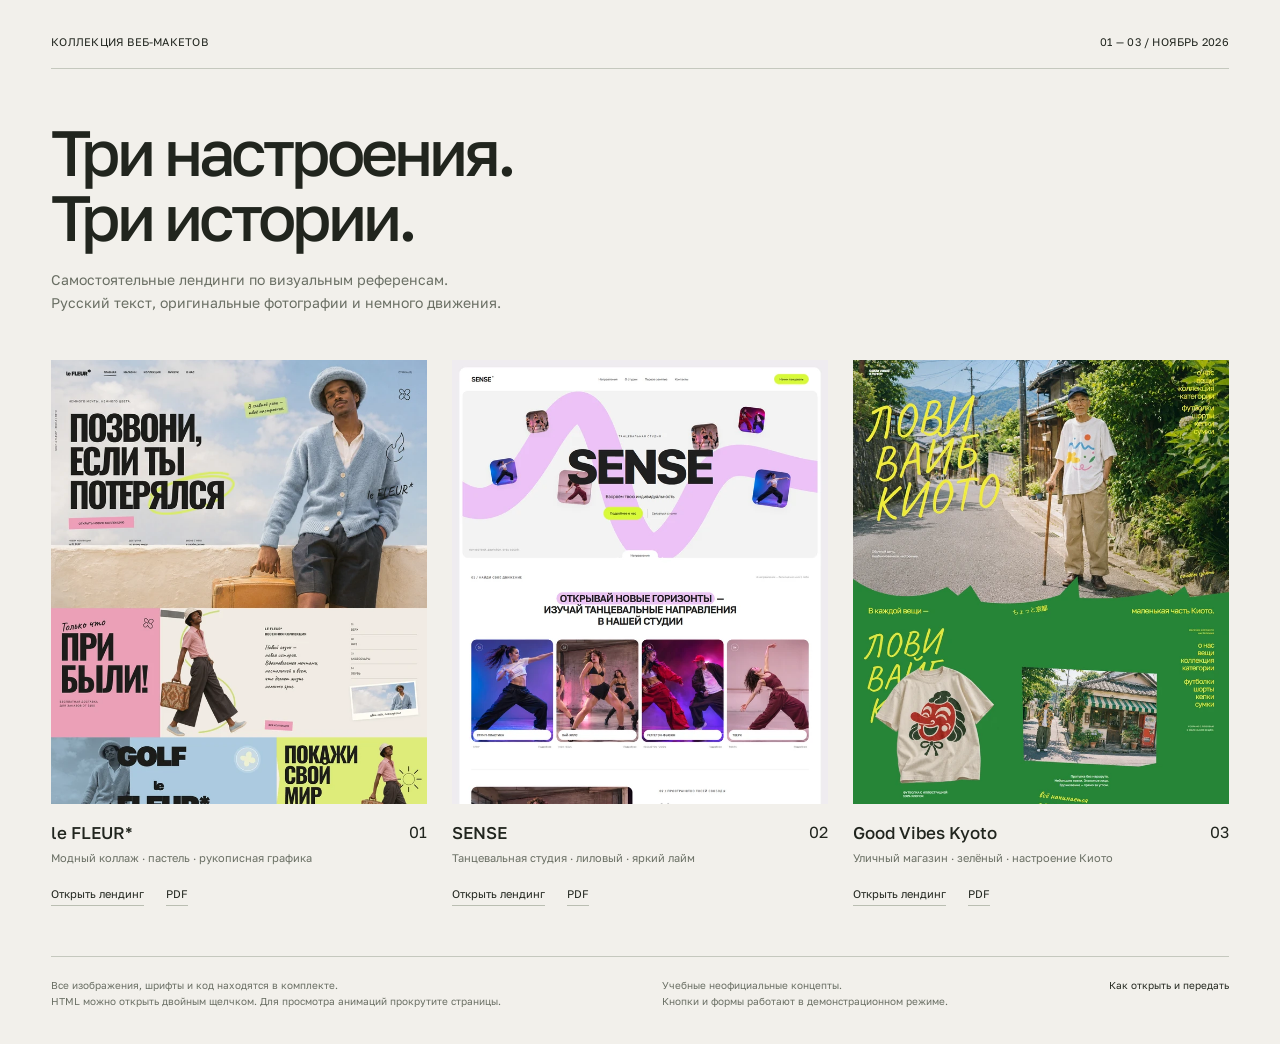
<file: three-landings/index.html>
<!doctype html><html lang="ru"><head><meta charset="utf-8"><meta name="viewport" content="width=device-width,initial-scale=1"><title>Три лендинга — коллекция макетов</title><link rel="icon" href="assets/fleur-icon.svg"><link rel="stylesheet" href="assets/base.css"><style>
body{background:#f2f0eb;padding:35px 4%;color:#21251e}.gallery{max-width:1440px;margin:auto}header{display:flex;justify-content:space-between;font-size:11px;letter-spacing:.02em;border-bottom:1px solid #c5c8be;padding-bottom:20px}h1{font-size:clamp(38px,5vw,70px);font-weight:500;line-height:1.02;letter-spacing:-.06em;margin:50px 0 18px}.intro{font-size:14px;line-height:1.7;color:#6a6f64;max-width:560px}.cards{display:grid;grid-template-columns:repeat(3,minmax(0,1fr));gap:25px;margin-top:45px}.preview{display:block;aspect-ratio:1/1.12;overflow:hidden;position:relative;background:#ddd;transition:transform .4s}.preview img{width:100%;height:100%;object-fit:cover;transition:transform .7s}.preview:hover{transform:translateY(-8px)}.preview:hover img{transform:scale(1.035)}.f-preview img{object-position:60% top}.s-preview img{object-position:center}.k-preview img{object-position:60% center}.cover-label{position:absolute;left:22px;top:28px;line-height:1;font-size:57px;letter-spacing:-.05em;font-weight:700;max-width:90%;pointer-events:none}.f-preview .cover-label{font-family:'Oswald';font-size:51px;line-height:1.02;letter-spacing:-.04em;max-width:65%;top:80px}.s-preview{background:#f3f3f3}.s-preview img{opacity:.75}.s-preview .cover-label{top:auto;bottom:35px;font-size:70px;background:#edc3f7;padding:8px 13px;transform:rotate(-5deg)}.k-preview .cover-label{color:#f1eb39;font-family:'Caveat';font-size:76px;line-height:.78;transform:rotate(-9deg);top:95px}.card-label{display:flex;justify-content:space-between;margin-top:18px;gap:20px}.card-label h2{font-size:17px;font-weight:500}.card-label>span{font-size:12px;color:#8b8e83}article>p{font-size:11px;color:#6a6f64;margin:8px 0 18px}.card-links{display:flex;gap:22px;font-size:11px}.card-links a{border-bottom:1px solid #babeb2;padding:5px 0}footer{margin:50px 0 0;padding-top:20px;border-top:1px solid #c5c8be;display:flex;justify-content:space-between;gap:24px;font-size:10px;color:#6a6f64;line-height:1.6}footer a{color:#252921}@media(max-width:800px){.cards{grid-template-columns:1fr;gap:40px}.preview{aspect-ratio:1.2}.gallery{max-width:540px}header{font-size:9px}h1{margin-top:35px}footer{flex-direction:column}.intro{font-size:12px}.card-links{font-size:13px}}
.preview img{object-position:top!important;opacity:1}.preview{aspect-ratio:1/1.18}</style></head><body><main class="gallery"><header><span>КОЛЛЕКЦИЯ ВЕБ-МАКЕТОВ</span><span>01 — 03 / НОЯБРЬ 2026</span></header><h1>Три настроения.<br>Три истории.</h1><p class="intro">Самостоятельные лендинги по визуальным референсам.<br>Русский текст, оригинальные фотографии и немного движения.</p><div class="cards">
<article><a class="preview f-preview" href="fleur.html" aria-label="Открыть le Fleur"><img src="assets/preview-fleur.webp" alt="Голубой fashion-коллаж"></a><div class="card-label"><h2>le FLEUR*</h2>01</div><p>Модный коллаж · пастель · рукописная графика</p><div class="card-links"><a href="fleur.html">Открыть лендинг </a><a href="01-le-fleur.pdf">PDF </a></div></article>
<article><a class="preview s-preview" href="sense.html" aria-label="Открыть SENSE"><img src="assets/preview-sense.webp" alt="Танцевальные кадры SENSE"></a><div class="card-label"><h2>SENSE</h2>02</div><p>Танцевальная студия · лиловый · яркий лайм</p><div class="card-links"><a href="sense.html">Открыть лендинг </a><a href="02-sense.pdf">PDF </a></div></article>
<article><a class="preview k-preview" href="kyoto.html" aria-label="Открыть Good Vibes Kyoto"><img src="assets/preview-kyoto.webp" alt="Улица Киото и пожилой мужчина в яркой футболке"></a><div class="card-label"><h2>Good Vibes Kyoto</h2>03</div><p>Уличный магазин · зелёный · настроение Киото</p><div class="card-links"><a href="kyoto.html">Открыть лендинг </a><a href="03-good-vibes-kyoto.pdf">PDF </a></div></article>
</div><footer><p>Все изображения, шрифты и код находятся в комплекте.<br>HTML можно открыть двойным щелчком. Для просмотра анимаций прокрутите страницы.</p><p>Учебные неофициальные концепты.<br>Кнопки и формы работают в демонстрационном режиме.</p><a href="README.txt">Как открыть и передать </a></footer></main></body></html>
</file>
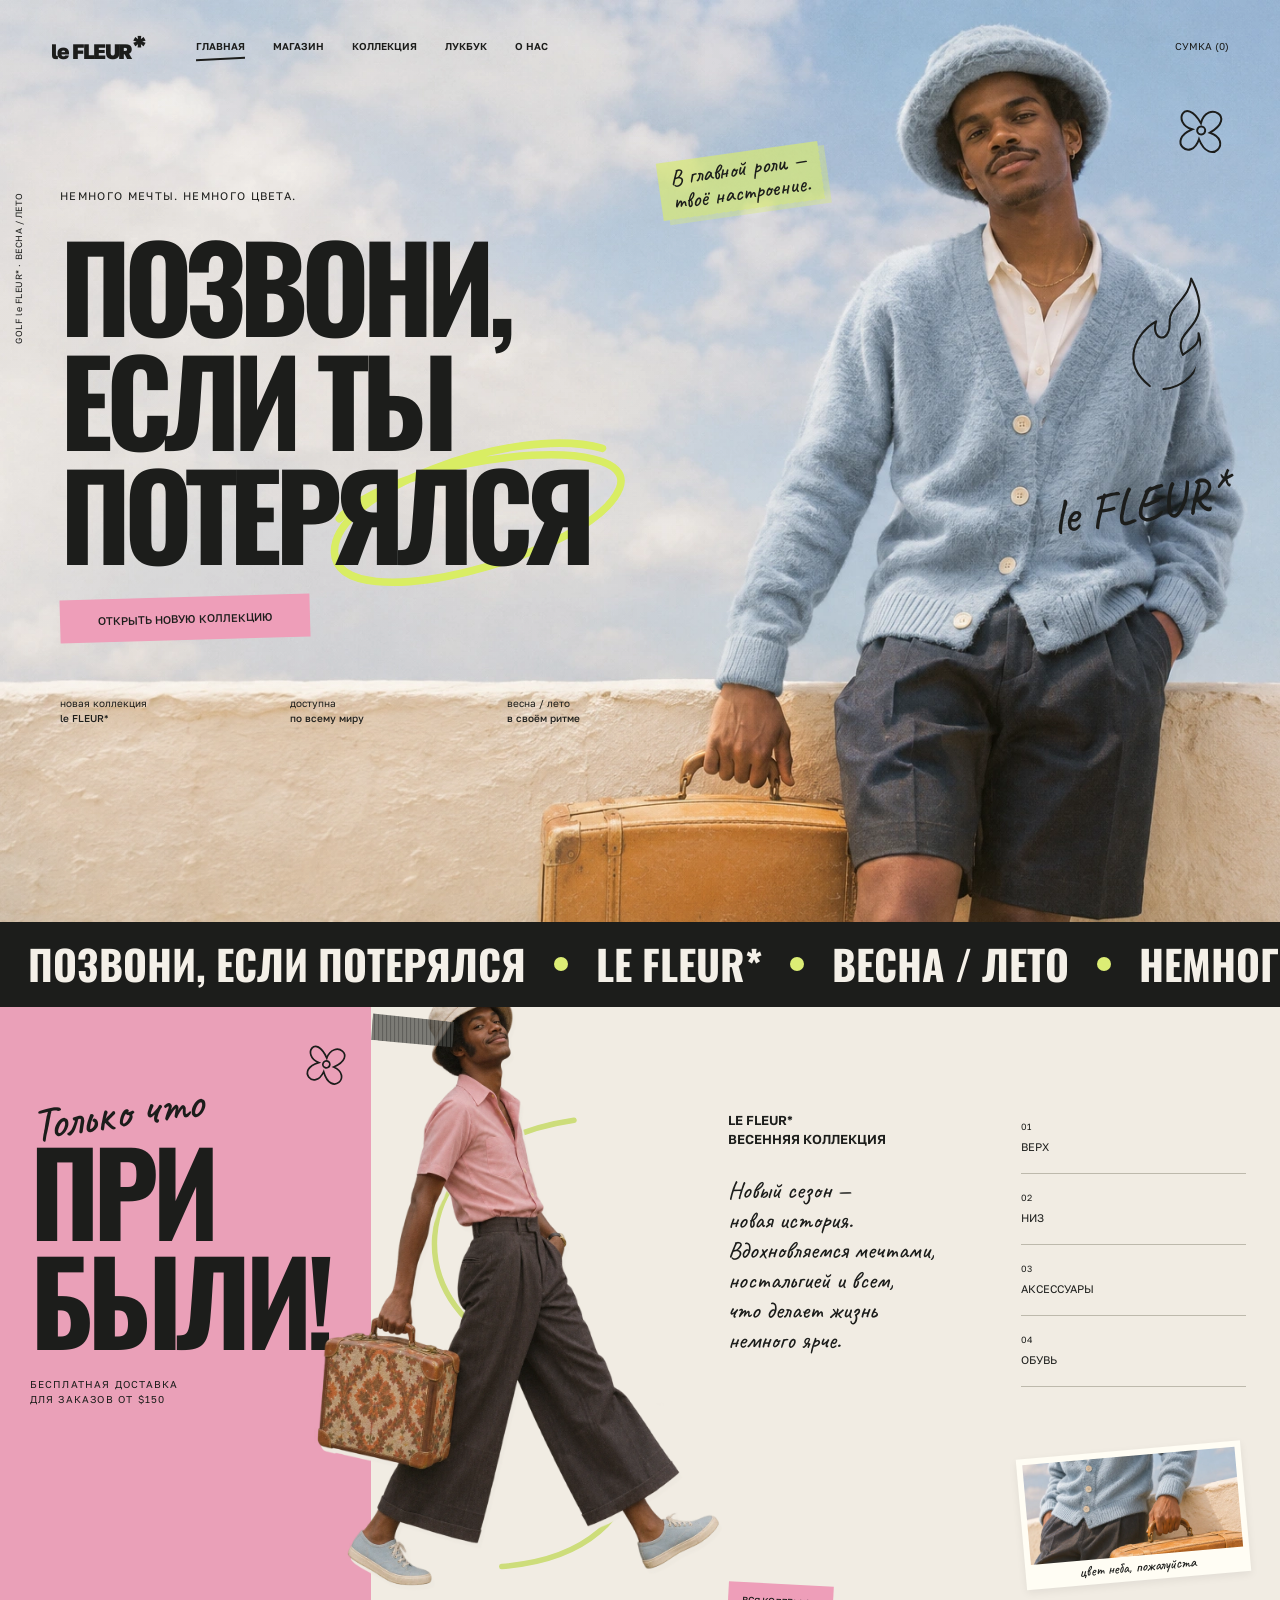
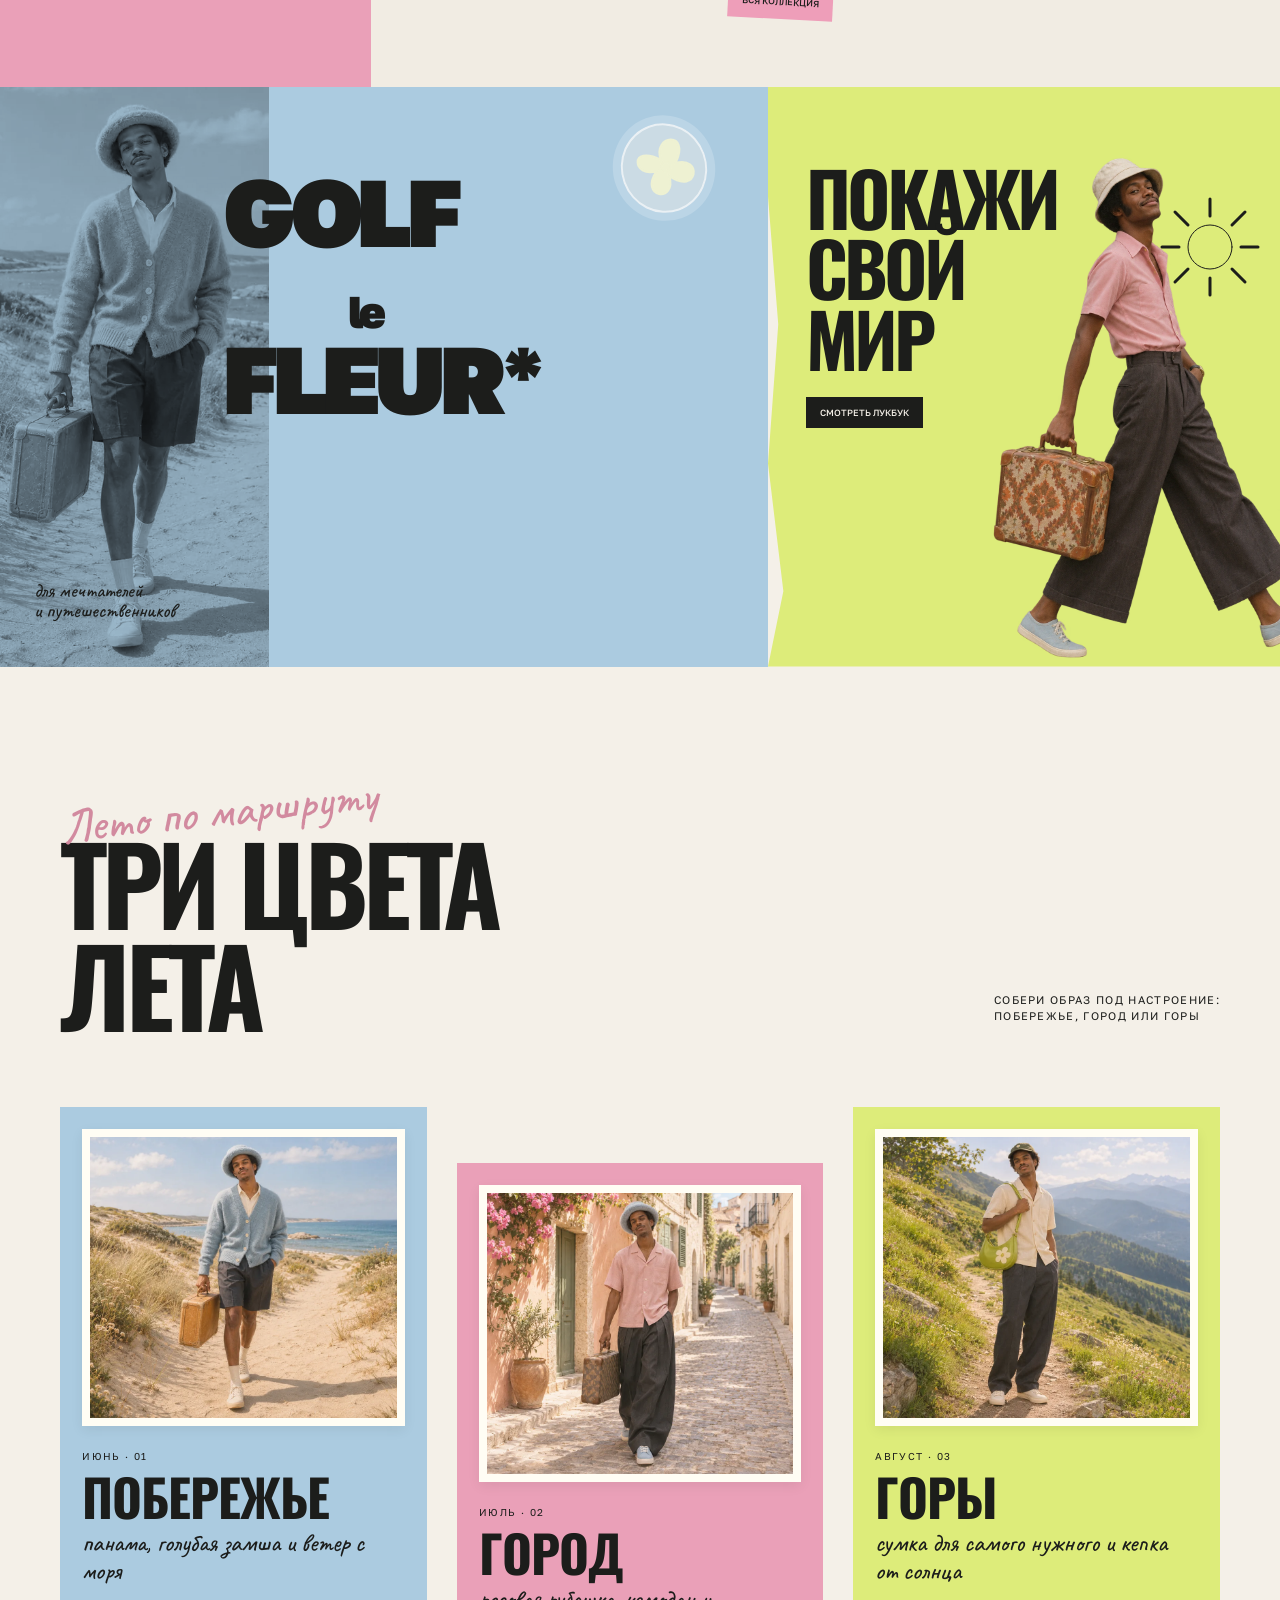
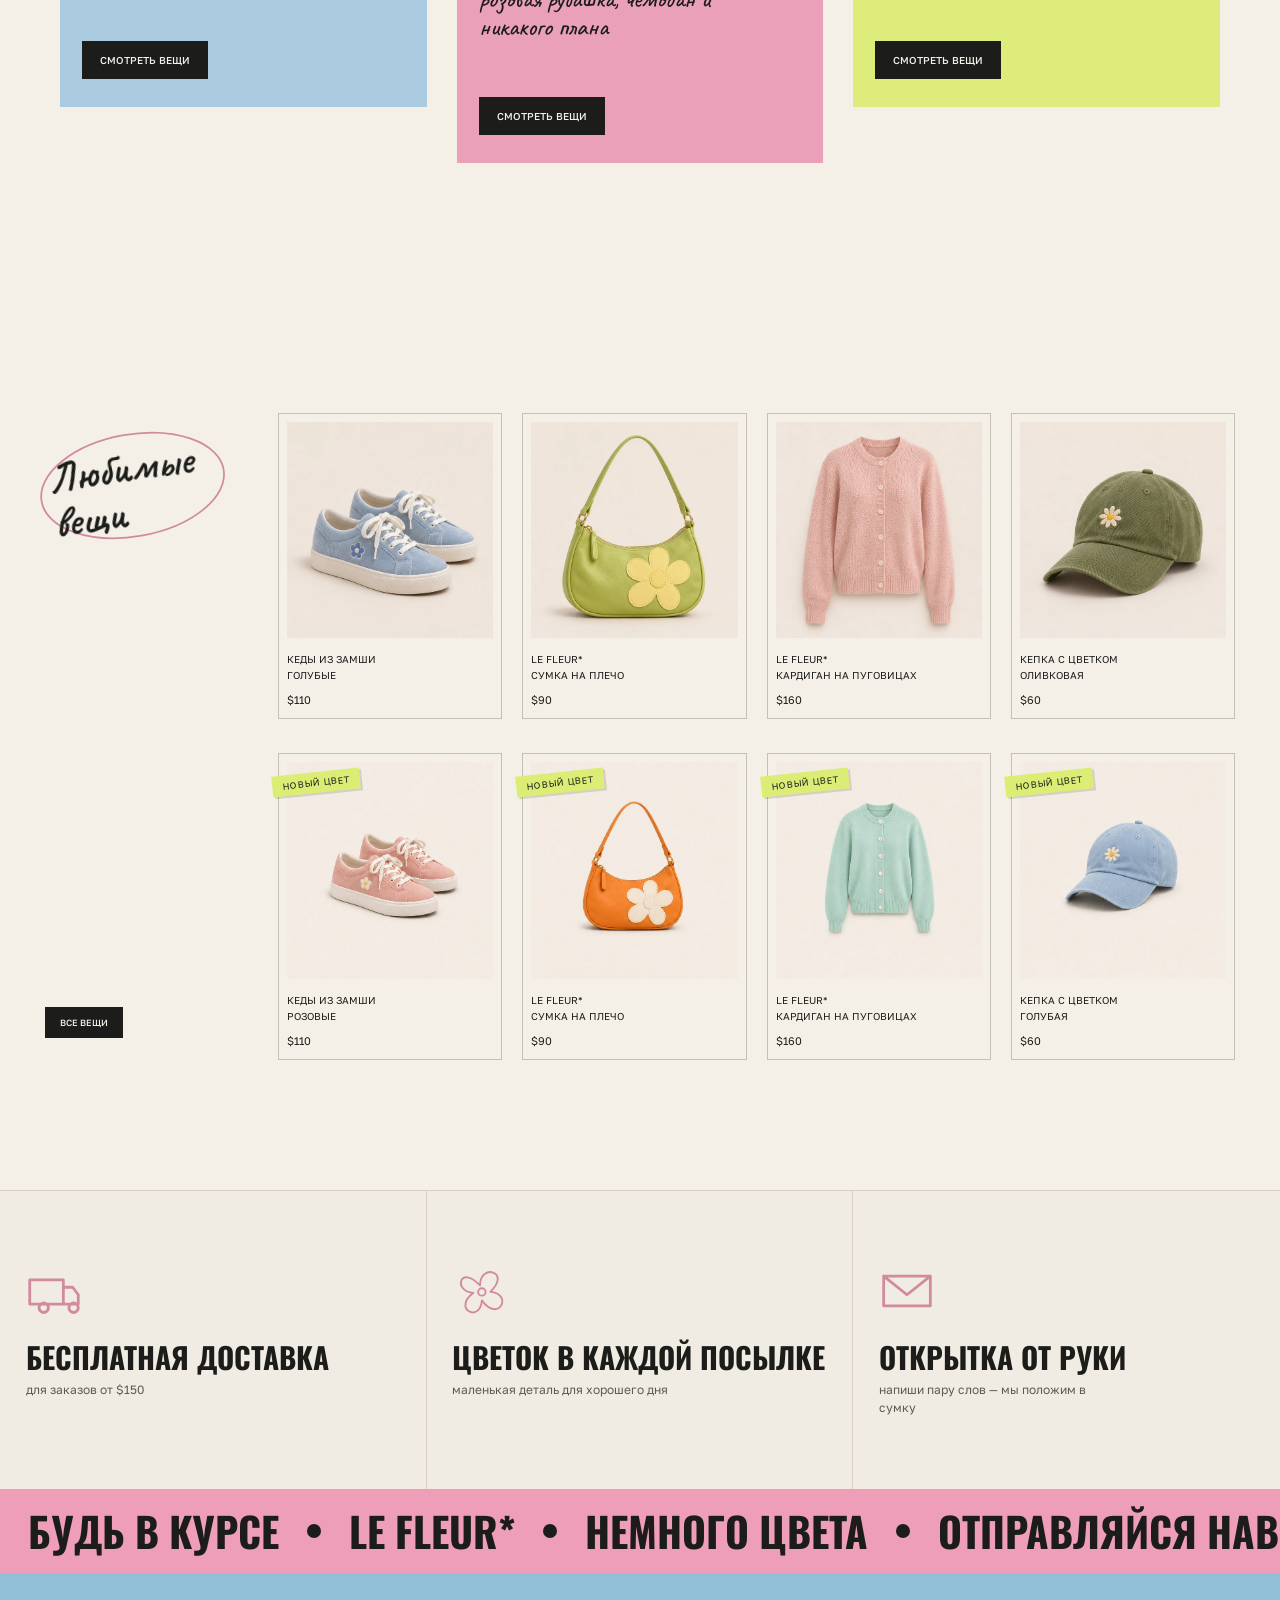
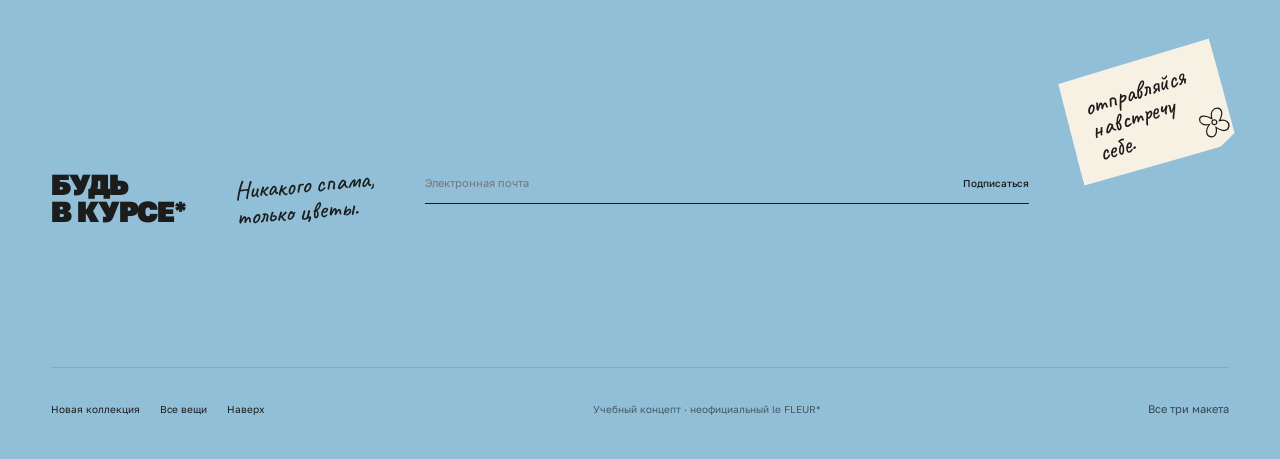
<file: three-landings/fleur.html>
<!doctype html>
<html lang="ru"><head><meta charset="utf-8"><meta name="viewport" content="width=device-width, initial-scale=1"><title>le FLEUR* — Позвони, если потеряешься</title><meta name="description" content="Новая история le FLEUR*: цвет, путешествия и вещи с характером. Концепт модного лендинга."><link rel="icon" href="assets/fleur-icon.svg"><link rel="stylesheet" href="assets/base.css"><link rel="stylesheet" href="assets/fleur.css"><link rel="stylesheet" href="assets/fleur-motion.css"><script src="assets/common.js" defer></script><script src="assets/fleur.js" defer></script></head>
<body class="fleur"><a class="skip" href="#main">К содержимому</a><div class="f-page">
<div class="f-cover" id="top">
<img class="f-cover-image" src="assets/fashion-hero.webp" alt="Модель в голубом кардигане и меховой панаме с винтажным чемоданом на фоне неба" fetchpriority="high">
<header class="f-header"><a class="f-logo" href="#top" aria-label="le Fleur — наверх">le FLEUR<span>*</span></a><nav class="desktop-nav" aria-label="Основная навигация"><a href="#top" class="current">Главная</a><a href="#shop">Магазин</a><a href="#collection">Коллекция</a><a href="#lookbook">Лукбук</a><a href="#about">О нас</a></nav><button class="f-cart" data-toast="Добавьте понравившуюся вещь из подборки ниже. Это демонстрационная корзина.">Сумка (<span data-cart-count>0</span>)</button><button class="menu-button" aria-controls="mobile-nav" aria-expanded="false">Меню +</button><nav class="mobile-nav" id="mobile-nav" aria-label="Мобильная навигация"><a href="#collection">Коллекция</a><a href="#lookbook">Лукбук</a><a href="#shop">Магазин</a><a href="index.html">Все три макета</a></nav></header>
<main id="main"><section class="f-hero" aria-labelledby="hero-title">
<span class="f-side-note">GOLF le FLEUR* · ВЕСНА / ЛЕТО</span>
<div class="f-hero-copy"><p class="eyebrow f-hero-kicker">Немного мечты. Немного цвета.</p><h1 class="condensed" id="hero-title" aria-label="Позвони, если ты потерялся">ПОЗВОНИ,<br>ЕСЛИ ТЫ<br><span class="f-last">ПОТЕРЯЛСЯ<svg class="doodle f-oval" viewBox="0 0 420 170" aria-hidden="true"><path d="M392 40C286-20 30 9 14 88C-5 179 345 174 401 97C450 28 125-18 31 46" stroke-width="10"/></svg></span></h1><a class="line-arrow pink" href="#shop">Открыть новую коллекцию </a><div class="f-hero-meta"><p>новая коллекция<br><b>le FLEUR*</b></p><p>доступна<br><b>по всему миру</b></p><p>весна / лето<br><b>в своём ритме</b></p></div></div>
<div class="f-note hand">В главной роли —<br>твоё настроение.</div><div class="f-hero-flower"><svg class="flower" viewBox="0 0 60 60" aria-hidden="true"><path d="M30 24C8 1 1 31 23 32C0 49 30 65 32 40C50 65 66 33 41 31C64 9 30 0 30 24Z"/><circle cx="32" cy="31" r="4"/></svg></div><svg class="doodle f-flame" viewBox="0 0 100 180" aria-hidden="true"><path d="M42 171C-8 148 7 100 30 79C28 108 58 107 49 75C43 54 70 35 65 8C119 72 51 81 78 117C91 102 98 96 93 82C120 133 84 165 62 171" stroke-width="3"/></svg><div class="f-sign hand">le FLEUR*</div>
</section></main></div>
<div class="f-marquee" aria-hidden="true"><div class="f-marquee-track"><span><b>ПОЗВОНИ, ЕСЛИ ПОТЕРЯЛСЯ</b><i></i><b>le FLEUR*</b><i></i><b>ВЕСНА / ЛЕТО</b><i></i><b>НЕМНОГО МЕЧТЫ</b><i></i><b>ПОЗВОНИ, ЕСЛИ ПОТЕРЯЛСЯ</b><i></i><b>le FLEUR*</b><i></i><b>ВЕСНА / ЛЕТО</b><i></i><b>НЕМНОГО МЕЧТЫ</b><i></i></span><span><b>ПОЗВОНИ, ЕСЛИ ПОТЕРЯЛСЯ</b><i></i><b>le FLEUR*</b><i></i><b>ВЕСНА / ЛЕТО</b><i></i><b>НЕМНОГО МЕЧТЫ</b><i></i><b>ПОЗВОНИ, ЕСЛИ ПОТЕРЯЛСЯ</b><i></i><b>le FLEUR*</b><i></i><b>ВЕСНА / ЛЕТО</b><i></i><b>НЕМНОГО МЕЧТЫ</b><i></i></span></div></div>
<section id="collection" class="f-collection">
<div class="f-arrival reveal"><span class="hand">Только что</span><h2 class="condensed">ПРИ<br>БЫЛИ!</h2><svg class="flower" viewBox="0 0 60 60" aria-hidden="true"><path d="M30 24C8 1 1 31 23 32C0 49 30 65 32 40C50 65 66 33 41 31C64 9 30 0 30 24Z"/><circle cx="32" cy="31" r="4"/></svg><p class="eyebrow">Бесплатная доставка<br>для заказов от $150</p></div>
<div class="f-walk"><svg class="doodle walk-line" viewBox="0 0 350 520" aria-hidden="true"><path d="M222 12C17 42 40 234 165 262C327 298 333 486 143 500" stroke-width="6"/></svg><img class="reveal" data-speed="0.06" src="assets/fashion-walk.webp" alt="Модель в розовой рубашке шагает с чемоданом" loading="lazy"><span class="f-tape"></span></div>
<div class="f-collection-story reveal"><p class="eyebrow">le FLEUR*<br>Весенняя коллекция</p><p class="hand">Новый сезон —<br>новая история.<br>Вдохновляемся мечтами,<br>ностальгией и всем,<br>что делает жизнь<br>немного ярче.</p><a class="line-arrow pink" href="#shop">Вся коллекция </a></div>
<div class="f-categories reveal"><a href="#shop"><small>01</small><span>Верх</span></a><a href="#shop"><small>02</small><span>Низ</span></a><a href="#shop"><small>03</small><span>Аксессуары</span></a><a href="#shop"><small>04</small><span>Обувь</span></a><div class="f-polaroid" data-speed="-0.05"><img src="assets/fashion-detail.webp" alt="Крупная деталь голубого кардигана и рука с ручкой винтажного чемодана" width="1200" height="800" loading="lazy"><span class="hand">цвет неба, пожалуйста</span></div></div>
</section>
<section class="f-lookbook" id="lookbook">
<div class="f-brand-panel reveal"><img src="assets/fashion-route-coast.webp" alt="Модель в голубой панаме и кардигане на побережье" width="900" height="828" loading="lazy"><div class="f-brand-words">GOLF<br><em>le</em><br>FLEUR*</div><div class="f-brand-flower" data-speed="-0.08"><svg class="flower" viewBox="0 0 60 60" aria-hidden="true"><path d="M30 24C8 1 1 31 23 32C0 49 30 65 32 40C50 65 66 33 41 31C64 9 30 0 30 24Z"/><circle cx="32" cy="31" r="4"/></svg></div><span class="hand">для мечтателей<br>и путешественников</span></div>
<div class="f-world reveal"><h2 class="condensed">ПОКАЖИ<br>СВОЙ<br>МИР</h2><img data-speed="0.06" src="assets/fashion-walk.webp" alt="Свободный образ для путешествий" loading="lazy"><a class="line-arrow dark" href="#shop">Смотреть лукбук </a><svg class="doodle f-sun" viewBox="0 0 100 100" aria-hidden="true"><circle cx="50" cy="50" r="22"/><path d="M50 2V19M50 81V98M2 50H19M81 50H98M15 15L28 28M72 72L85 85M15 85L28 72M72 28L85 15" stroke-width="3"/></svg></div>
</section>
<section class="f-route" id="route" aria-labelledby="route-title"><div class="f-route-head reveal"><span class="hand">Лето по маршруту</span><h2 class="condensed" id="route-title">ТРИ ЦВЕТА<br>ЛЕТА</h2><p class="eyebrow">Собери образ под настроение:<br>побережье, город или горы</p></div>
<div class="f-route-cards">
<article class="f-route-card is-blue reveal"><div class="f-route-photo"><img src="assets/fashion-route-coast.webp" alt="Модель в голубой панаме и кардигане на песчаном побережье" width="900" height="828" loading="lazy"></div><small>июнь · 01</small><h3 class="condensed">Побережье</h3><p class="hand">панама, голубая замша и ветер с моря</p><a class="line-arrow dark" href="#shop">Смотреть вещи</a></article>
<article class="f-route-card is-pink reveal" style="--delay:90ms"><div class="f-route-photo"><img src="assets/fashion-route-city.webp" alt="Модель в розовой рубашке с узорчатым чемоданом на тёплой городской улице" width="900" height="828" loading="lazy"></div><small>июль · 02</small><h3 class="condensed">Город</h3><p class="hand">розовая рубашка, чемодан и никакого плана</p><a class="line-arrow dark" href="#shop">Смотреть вещи</a></article>
<article class="f-route-card is-lime reveal" style="--delay:180ms"><div class="f-route-photo"><img src="assets/fashion-route-mountains.webp" alt="Модель в оливковой кепке с зелёной сумкой с цветком на горном склоне" width="900" height="828" loading="lazy"></div><small>август · 03</small><h3 class="condensed">Горы</h3><p class="hand">сумка для самого нужного и кепка от солнца</p><a class="line-arrow dark" href="#shop">Смотреть вещи</a></article>
</div></section>
<section class="f-shop" id="shop" aria-labelledby="shop-title"><div class="f-shop-heading reveal"><h2 class="hand" id="shop-title">Любимые<br>вещи</h2><svg class="doodle" viewBox="0 0 230 130" aria-hidden="true"><ellipse cx="112" cy="65" rx="105" ry="58" stroke-width="2"/></svg><a href="#collection" class="line-arrow dark">Все вещи </a></div>
<button class="f-product reveal" data-dialog data-title="Кеды «Голубое утро»" data-copy="Мягкая голубая замша, белая подошва и маленький цветок. Тот самый лёгкий шаг навстречу лету." data-q="q1" data-price="$110" data-tag="Любимое" data-image="assets/fashion-products.webp"><span class="f-product-photo sheet-photo q1"></span><span class="f-product-name">Кеды из замши<br>Голубые</span><span class="f-product-price">$110 </span></button>
<button class="f-product reveal" style="--delay:70ms" data-dialog data-title="Сумка «Цветок»" data-copy="Зелёная сумка на плечо с большим цветком. Для самых нужных вещей и маленьких находок." data-q="q2" data-price="$90" data-tag="Любимое" data-image="assets/fashion-products.webp"><span class="f-product-photo sheet-photo q2"></span><span class="f-product-name">le FLEUR*<br>Сумка на плечо</span><span class="f-product-price">$90 </span></button>
<button class="f-product reveal" style="--delay:140ms" data-dialog data-title="Розовый кардиган" data-copy="Мягкий кардиган на пуговицах. Тёплое воспоминание о весне, которое можно надеть." data-q="q3" data-price="$160" data-tag="Любимое" data-image="assets/fashion-products.webp"><span class="f-product-photo sheet-photo q3"></span><span class="f-product-name">le FLEUR*<br>Кардиган на пуговицах</span><span class="f-product-price">$160 </span></button>
<button class="f-product reveal" style="--delay:210ms" data-dialog data-title="Кепка с цветком" data-copy="Оливковая кепка с маленьким вышитым цветком. Немного тени, немного хорошего настроения." data-q="q4" data-price="$60" data-tag="Любимое" data-image="assets/fashion-products.webp"><span class="f-product-photo sheet-photo q4"></span><span class="f-product-name">Кепка с цветком<br>Оливковая</span><span class="f-product-price">$60 </span></button>
<button class="f-product reveal" style="--delay:0ms" data-dialog data-title="Кеды «Розовый закат»" data-copy="Тот же мягкий замшевый силуэт, но в цвете летнего вечера. Белая подошва и маленький цветок на мыске." data-q="q1" data-price="$110" data-tag="Новый цвет" data-image="assets/fashion-products-2.webp"><span class="f-product-badge">новый цвет</span><span class="f-product-photo sheet-photo q1 v2"></span><span class="f-product-name">Кеды из замши<br>Розовые</span><span class="f-product-price">$110 </span></button>
<button class="f-product reveal" style="--delay:70ms" data-dialog data-title="Сумка «Мандарин»" data-copy="Сумка на плечо с большим цветком в тёплом оранжевом. Яркое пятно для любого серого дня." data-q="q2" data-price="$90" data-tag="Новый цвет" data-image="assets/fashion-products-2.webp"><span class="f-product-badge">новый цвет</span><span class="f-product-photo sheet-photo q2 v2"></span><span class="f-product-name">le FLEUR*<br>Сумка на плечо</span><span class="f-product-price">$90 </span></button>
<button class="f-product reveal" style="--delay:140ms" data-dialog data-title="Кардиган «Мята»" data-copy="Тот самый мягкий кардиган на пуговицах — в свежем мятном. Лето, которое можно накинуть на плечи." data-q="q3" data-price="$160" data-tag="Новый цвет" data-image="assets/fashion-products-2.webp"><span class="f-product-badge">новый цвет</span><span class="f-product-photo sheet-photo q3 v2"></span><span class="f-product-name">le FLEUR*<br>Кардиган на пуговицах</span><span class="f-product-price">$160 </span></button>
<button class="f-product reveal" style="--delay:210ms" data-dialog data-title="Кепка «Небо»" data-copy="Кепка с вышитым цветком в цвете ясного неба. Козырёк даёт тень, а настроение — свет." data-q="q4" data-price="$60" data-tag="Новый цвет" data-image="assets/fashion-products-2.webp"><span class="f-product-badge">новый цвет</span><span class="f-product-photo sheet-photo q4 v2"></span><span class="f-product-name">Кепка с цветком<br>Голубая</span><span class="f-product-price">$60 </span></button>
</section>
<section class="f-perks" aria-label="Что внутри заказа">
<div class="f-perk reveal"><svg class="doodle" viewBox="0 0 60 60" aria-hidden="true"><path d="M4 18H40V44H4ZM40 26H50L56 34V44H40M14 48A5 5 0 1 0 14 47.9M46 48A5 5 0 1 0 46 47.9" stroke-width="3"/></svg><b>Бесплатная доставка</b><span>для заказов от $150</span></div>
<div class="f-perk reveal" style="--delay:90ms"><svg class="flower" viewBox="0 0 60 60" aria-hidden="true"><path d="M30 24C8 1 1 31 23 32C0 49 30 65 32 40C50 65 66 33 41 31C64 9 30 0 30 24Z"/><circle cx="32" cy="31" r="4"/></svg><b>Цветок в каждой посылке</b><span>маленькая деталь для хорошего дня</span></div>
<div class="f-perk reveal" style="--delay:180ms"><svg class="doodle" viewBox="0 0 60 60" aria-hidden="true"><path d="M5 14H55V46H5ZM5 14L30 34L55 14" stroke-width="3"/></svg><b>Открытка от руки</b><span>напиши пару слов — мы положим в сумку</span></div>
</section>
<div class="f-marquee rev" aria-hidden="true"><div class="f-marquee-track"><span><b>БУДЬ В КУРСЕ</b><i></i><b>le FLEUR*</b><i></i><b>НЕМНОГО ЦВЕТА</b><i></i><b>ОТПРАВЛЯЙСЯ НАВСТРЕЧУ СЕБЕ</b><i></i><b>БУДЬ В КУРСЕ</b><i></i><b>le FLEUR*</b><i></i><b>НЕМНОГО ЦВЕТА</b><i></i><b>ОТПРАВЛЯЙСЯ НАВСТРЕЧУ СЕБЕ</b><i></i></span><span><b>БУДЬ В КУРСЕ</b><i></i><b>le FLEUR*</b><i></i><b>НЕМНОГО ЦВЕТА</b><i></i><b>ОТПРАВЛЯЙСЯ НАВСТРЕЧУ СЕБЕ</b><i></i><b>БУДЬ В КУРСЕ</b><i></i><b>le FLEUR*</b><i></i><b>НЕМНОГО ЦВЕТА</b><i></i><b>ОТПРАВЛЯЙСЯ НАВСТРЕЧУ СЕБЕ</b><i></i></span></div></div>
<footer class="f-footer" id="about"><div class="f-newsletter"><h2>БУДЬ<br>В КУРСЕ*</h2><p class="hand">Никакого спама,<br>только цветы. </p><form data-demo data-message="Спасибо! Это макет подписки — адрес никуда не отправлен."><label class="sr" for="f-email">Электронная почта</label><div class="form-row"><input id="f-email" type="email" placeholder="Электронная почта" required autocomplete="email"><button aria-label="Подписаться">Подписаться</button></div><p class="form-status" role="status"></p></form><div class="f-postcard hand">отправляйся<br>навстречу<br>себе. <svg class="flower" viewBox="0 0 60 60" aria-hidden="true"><path d="M30 24C8 1 1 31 23 32C0 49 30 65 32 40C50 65 66 33 41 31C64 9 30 0 30 24Z"/><circle cx="32" cy="31" r="4"/></svg></div></div><div class="site-footline"><nav><a href="#collection">Новая коллекция</a><a href="#shop">Все вещи</a><a href="#top">Наверх </a></nav><span class="demo-note">Учебный концепт · неофициальный le FLEUR*</span><a href="index.html" class="back-home">Все три макета </a></div></footer>
</div><dialog aria-labelledby="product-title"><button class="close" aria-label="Закрыть">×</button><div class="f-dlg-art"><div class="modal-product"></div><svg class="flower f-dlg-flower" viewBox="0 0 60 60" aria-hidden="true"><path d="M30 24C8 1 1 31 23 32C0 49 30 65 32 40C50 65 66 33 41 31C64 9 30 0 30 24Z"/><circle cx="32" cy="31" r="4"/></svg></div><div class="f-dlg-info"><p class="eyebrow dialog-tag"></p><h2 id="product-title"></h2><p class="dialog-copy"></p><p class="hand dialog-price"></p><div class="size-list" aria-label="Размер"><button aria-pressed="false">S</button><button aria-pressed="true">M</button><button aria-pressed="false">L</button></div><button class="line-arrow dark dialog-action">В сумку </button><p class="demo-note">Демонстрация макета. Заказ и оплата не выполняются.</p></div></dialog></body></html>
</file>
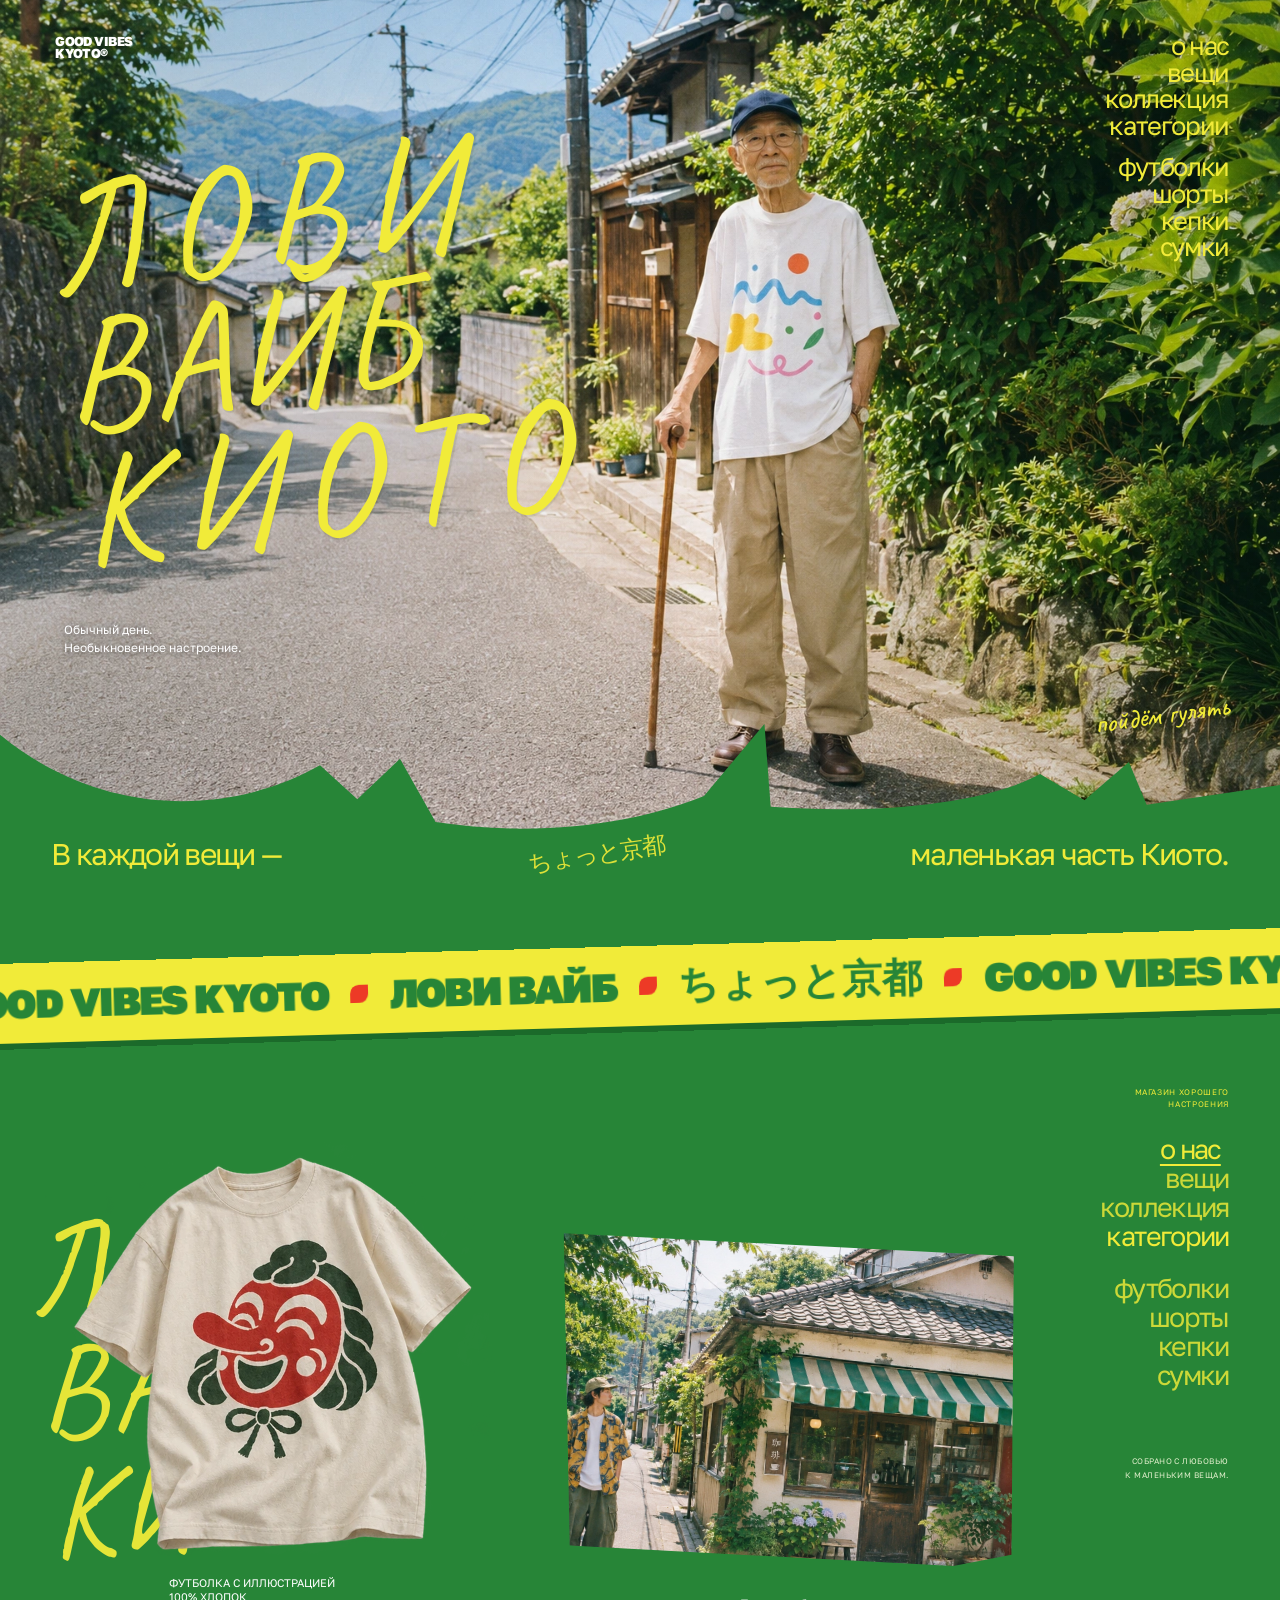
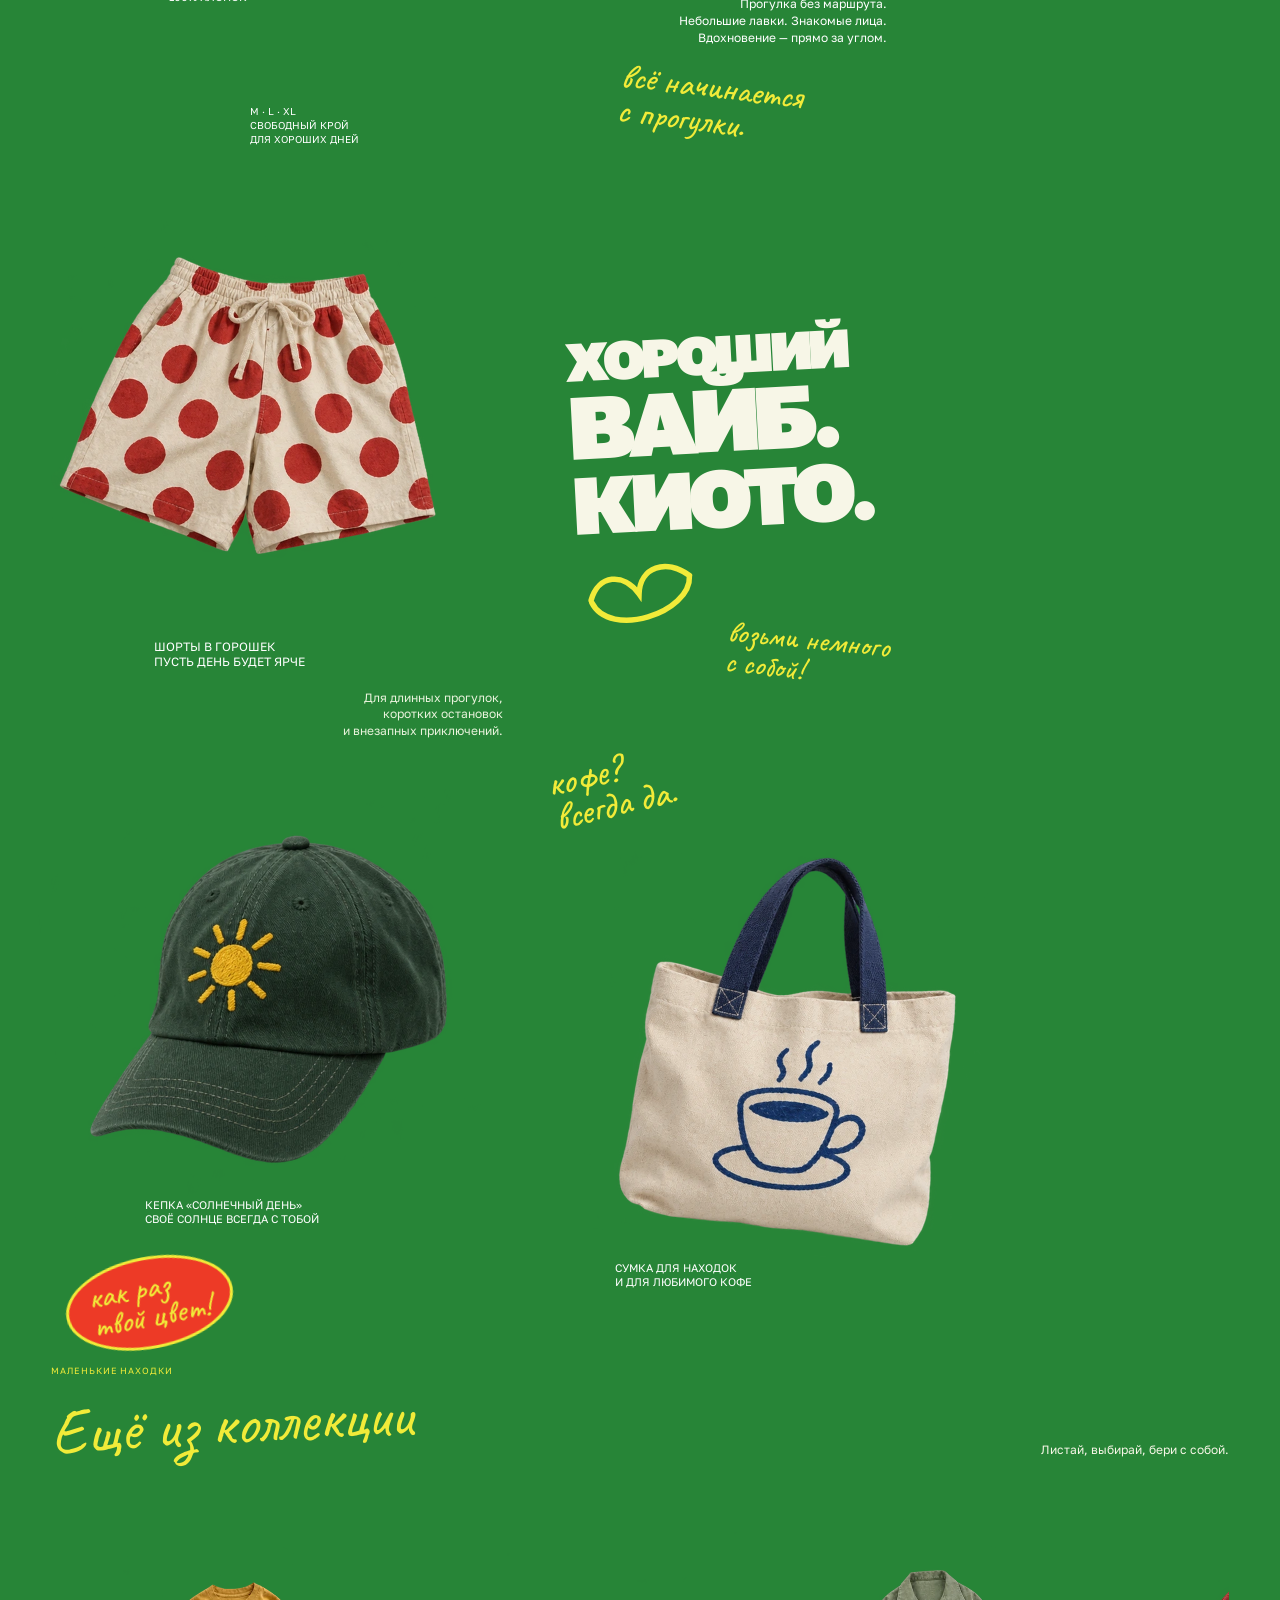
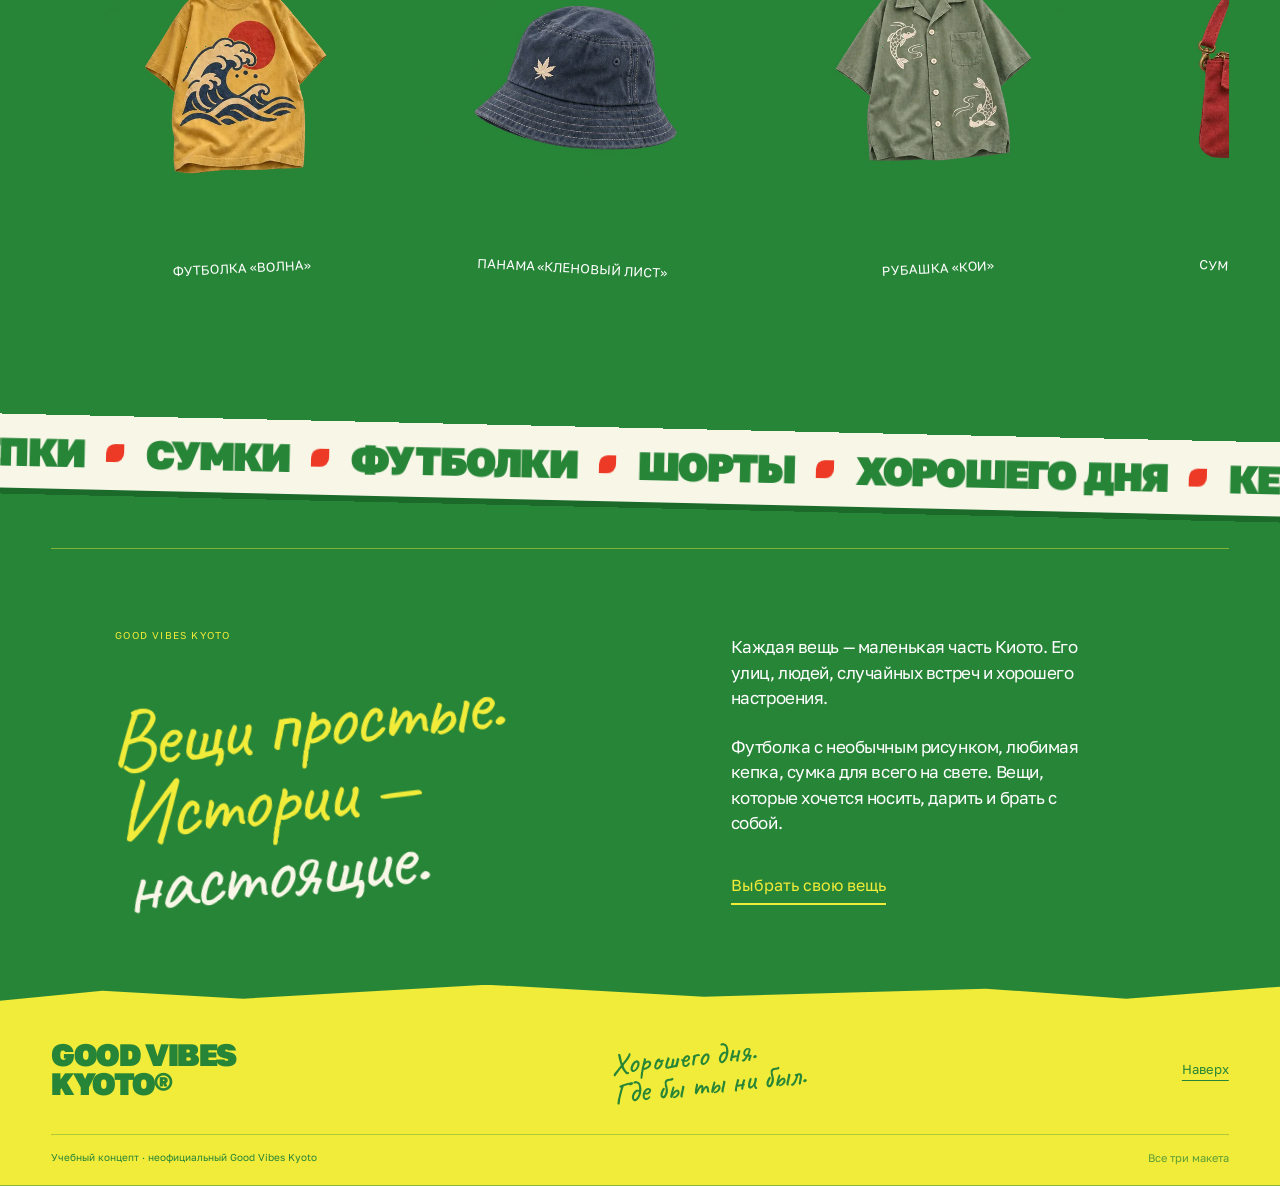
<file: three-landings/kyoto.html>
<!doctype html><html lang="ru"><head><meta charset="utf-8"><meta name="viewport" content="width=device-width,initial-scale=1"><title>Good Vibes Kyoto — маленькая часть Киото</title><meta name="description" content="В каждой вещи — маленькая часть Киото. Одежда, повседневные находки и хорошее настроение."><link rel="icon" href="assets/kyoto-icon.svg"><link rel="stylesheet" href="assets/base.css"><link rel="stylesheet" href="assets/kyoto.css"><link rel="stylesheet" href="assets/kyoto-motion.css"><script src="assets/common.js" defer></script><script src="assets/kyoto.js" defer></script></head><body class="kyoto"><a class="skip" href="#main">К содержимому</a><div class="k-page">
<header class="k-hero" id="top"><img class="k-hero-photo" src="assets/kyoto-hero.webp" alt="Пожилой житель Киото в яркой футболке на солнечной улице среди зелени" fetchpriority="high"><a class="k-small-logo" href="#top">GOOD VIBES<br>KYOTO®</a><h1 class="hand" aria-label="Лови вайб Киото">ЛОВИ<br><span>ВАЙБ</span><br>КИОТО</h1><nav class="k-hero-nav desktop-nav" aria-label="Основная навигация"><a href="#about">о нас</a><a href="#items">вещи</a><a href="#collection-note">коллекция</a><span>категории</span><div><a href="#shirt">футболки</a><a href="#shorts">шорты</a><a href="#cap">кепки</a><a href="#bag">сумки</a></div></nav><button class="menu-button" aria-expanded="false" aria-controls="mobile-nav">Меню +</button><nav class="mobile-nav" id="mobile-nav" aria-label="Мобильная навигация"><a href="#items">Все вещи</a><a href="#about">О нас</a><a href="#shirt">Футболки</a><a href="#shorts">Шорты</a><a href="#cap">Кепки</a><a href="#bag">Сумки</a><a href="index.html">Все три макета</a></nav><p class="k-hero-caption">Обычный день.<br>Необыкновенное настроение.</p><a class="k-scroll hand" href="#items">пойдём гулять </a><svg class="k-edge" viewBox="0 0 1440 110" preserveAspectRatio="none" aria-hidden="true"><path d="M0 20C120 100 265 92 360 48L402 79L450 42L490 100C610 115 720 100 792 76L860 10L867 86C1000 94 1118 80 1170 56L1220 80L1270 45L1290 84L1440 66V110H0Z"/></svg></header>
<main id="main"><div class="k-intro" id="items"><p>В каждой вещи —</p><span class="hand">ちょっと京都</span><p>маленькая часть Киото.</p></div><div class="k-marquee" aria-hidden="true"><div class="k-marquee-track"><span>GOOD VIBES KYOTO<i></i>ЛОВИ ВАЙБ<i></i><b class="jp">ちょっと京都</b><i></i></span><span>GOOD VIBES KYOTO<i></i>ЛОВИ ВАЙБ<i></i><b class="jp">ちょっと京都</b><i></i></span><span>GOOD VIBES KYOTO<i></i>ЛОВИ ВАЙБ<i></i><b class="jp">ちょっと京都</b><i></i></span><span>GOOD VIBES KYOTO<i></i>ЛОВИ ВАЙБ<i></i><b class="jp">ちょっと京都</b><i></i></span></div></div><div class="k-collection">
<div class="k-flow">
<section class="k-shirt-block reveal" id="shirt"><div class="k-scrawl hand" aria-hidden="true" data-speed="-0.12">ЛОВИ<br>ВАЙБ<br>КИОТО</div><button class="k-item k-shirt" data-speed="0.07" data-dialog data-title="Футболка с характером" data-q="q1" data-image="assets/kyoto-products.webp" data-copy="Свободная футболка с иллюстрацией в духе японского уличного искусства. Плотный хлопок, немного юмора и настроение Киото."><span class="k-item-photo sheet-photo q1"></span><span class="k-item-caption"><span>Футболка с иллюстрацией<br>100% хлопок</span></span></button><span class="k-size-note">M · L · XL<br>Свободный крой<br>Для хороших дней</span></section>
<figure class="k-editorial reveal" id="collection-note"><div class="k-postcard-image"><img data-speed="0.09" data-fit src="assets/kyoto-street.webp" alt="Молодой мужчина в свободной одежде у небольшой кофейни Киото" loading="lazy"></div><figcaption>Прогулка без маршрута.<br>Небольшие лавки. Знакомые лица.<br>Вдохновение — прямо за углом.</figcaption><span class="hand">всё начинается<br>с прогулки. </span></figure>
<section class="k-shorts-block reveal" id="shorts"><button class="k-item k-shorts" data-speed="0.05" data-dialog data-title="Шорты в горошек" data-q="q2" data-image="assets/kyoto-products.webp" data-copy="Шорты в крупный красный горошек. Лёгкий хлопок, свободная посадка и достаточно настроения для целого лета."><span class="k-item-photo sheet-photo q2"></span><span class="k-item-caption"><span>Шорты в горошек<br>Пусть день будет ярче</span></span></button><p>Для длинных прогулок,<br>коротких остановок<br>и внезапных приключений.</p></section>
<div class="k-big-type reveal" aria-label="Хороший вайб, Киото"><span>ХОРОШИЙ</span><span>ВАЙБ.</span><span>КИОТО.</span><svg viewBox="0 0 140 70" aria-hidden="true"><path pathLength="1" d="M5 27C22-2 54 3 66 35C76 2 111 0 134 29M5 30C15 81 124 76 134 29" fill="none" stroke="currentColor" stroke-width="7" stroke-linecap="round"/></svg><p class="hand">возьми немного<br>с собой!</p></div>
<section class="k-cap-block reveal" id="cap"><button class="k-item k-cap" data-speed="0.06" data-dialog data-title="Кепка «Солнечный день»" data-q="q3" data-image="assets/kyoto-products.webp" data-copy="Тёмно-зелёная хлопковая кепка с маленьким жёлтым солнцем. Для прогулок по знакомым и незнакомым улицам."><span class="k-item-photo sheet-photo q3"></span><span class="k-item-caption"><span>Кепка «Солнечный день»<br>Своё солнце всегда с тобой</span></span></button><span class="k-red-tag hand" data-speed="0.1">как раз<br>твой цвет!</span></section>
<section class="k-bag-block reveal" id="bag"><button class="k-item k-bag" data-speed="0.05" data-dialog data-title="Сумка «Ещё по чашечке»" data-q="q4" data-image="assets/kyoto-products.webp" data-copy="Холщовая сумка для повседневных находок. Книга, пара открыток и любимый кофе — у каждого своя маленькая часть Киото."><span class="k-item-photo sheet-photo q4"></span><span class="k-item-caption"><span>Сумка для находок<br>И для любимого кофе</span></span></button><span class="hand k-coffee-note">кофе?<br>всегда да.</span></section>
</div><aside class="k-side-nav"><span class="k-side-label">МАГАЗИН ХОРОШЕГО НАСТРОЕНИЯ</span><nav aria-label="Категории коллекции"><a href="#about">о нас</a><a href="#items">вещи</a><a href="#collection-note">коллекция</a><span>категории</span><div><a href="#shirt">футболки</a><a href="#shorts">шорты</a><a href="#cap">кепки</a><a href="#bag">сумки</a></div></nav><p class="k-tiny">СОБРАНО С ЛЮБОВЬЮ<br>К МАЛЕНЬКИМ ВЕЩАМ.</p></aside></div>
<section class="k-more" id="more" aria-labelledby="more-title"><div class="k-more-head reveal"><div><span class="eyebrow">Маленькие находки</span><h2 class="hand" id="more-title">Ещё из коллекции</h2></div><p>Листай, выбирай, бери с собой.</p></div><div class="k-more-track" tabindex="0" role="region" aria-label="Ещё из коллекции: товары и открытки; прокручивается по горизонтали">
<button id="shirt-2" class="k-item k-more-item" data-dialog data-title="Футболка «Волна»" data-copy="Жёлтый хлопок, синяя волна и красное солнце. Для прогулок без спешки." data-q="q1" data-image="assets/kyoto-products-2.webp"><span class="k-item-photo sheet-photo q1 v2"></span><span class="k-item-caption"><span>Футболка «Волна»</span></span></button>
<button id="cap-2" class="k-item k-more-item" data-dialog data-title="Панама «Кленовый лист»" data-copy="Мягкая тёмно-синяя панама с маленьким вышитым листом. Тень для хорошего дня." data-q="q2" data-image="assets/kyoto-products-2.webp"><span class="k-item-photo sheet-photo q2 v2"></span><span class="k-item-caption"><span>Панама «Кленовый лист»</span></span></button>
<button id="overshirt-2" class="k-item k-more-item" data-dialog data-title="Рубашка «Кои»" data-copy="Шалфейная рубашка свободного кроя с белыми карпами кои. Лёгкий хлопок для тёплого вечера." data-q="q3" data-image="assets/kyoto-products-2.webp"><span class="k-item-photo sheet-photo q3 v2"></span><span class="k-item-caption"><span>Рубашка «Кои»</span></span></button>
<button id="bag-2" class="k-item k-more-item" data-dialog data-title="Сумочка «Дарума»" data-copy="Красная холщовая сумочка с жёлтой дарумой. Для маленьких находок и больших планов." data-q="q4" data-image="assets/kyoto-products-2.webp"><span class="k-item-photo sheet-photo q4 v2"></span><span class="k-item-caption"><span>Сумочка «Дарума»</span></span></button>
<figure class="k-more-postcard"><img src="assets/kyoto-lane.webp" alt="Две пожилые японки смеются у овощной лавки в солнечном переулке Киото" width="1200" height="800" loading="lazy"><figcaption class="hand">знакомые лица,<br>новые истории</figcaption></figure>
<button id="shirt-3" class="k-item k-more-item" data-dialog data-title="Футболка «Сакура»" data-copy="Белая хлопковая футболка с рисованной веткой сакуры. Немного весны с собой." data-q="q1" data-image="assets/kyoto-products-3.webp"><span class="k-item-photo sheet-photo q1 v3"></span><span class="k-item-caption"><span>Футболка «Сакура»</span></span></button>
<button id="cap-3" class="k-item k-more-item" data-dialog data-title="Кепка «Хурма»" data-copy="Кепка цвета хаки с маленькой вышитой хурмой. Простой силуэт и тёплая деталь." data-q="q2" data-image="assets/kyoto-products-3.webp"><span class="k-item-photo sheet-photo q2 v3"></span><span class="k-item-caption"><span>Кепка «Хурма»</span></span></button>
<button id="bag-3" class="k-item k-more-item" data-dialog data-title="Сумка «Бамбук»" data-copy="Натуральный холст, красные ручки и зелёный бамбук. Для книг, покупок и любимого маршрута." data-q="q3" data-image="assets/kyoto-products-3.webp"><span class="k-item-photo sheet-photo q3 v3"></span><span class="k-item-caption"><span>Сумка «Бамбук»</span></span></button>
<button id="shorts-3" class="k-item k-more-item" data-dialog data-title="Шорты «Зелёная полоса»" data-copy="Свободные зелёно-кремовые шорты на шнурке. Для длинных летних прогулок." data-q="q4" data-image="assets/kyoto-products-3.webp"><span class="k-item-photo sheet-photo q4 v3"></span><span class="k-item-caption"><span>Шорты «Зелёная полоса»</span></span></button>
<figure class="k-more-postcard"><img src="assets/kyoto-bike.webp" alt="Девушка на чёрном велосипеде с холщовой сумкой в корзине едет вдоль реки в Киото" width="1200" height="800" loading="lazy"><figcaption class="hand">ещё один поворот —<br>и ты уже дома</figcaption></figure>
</div></section>
<div class="k-marquee rev" aria-hidden="true"><div class="k-marquee-track"><span>КЕПКИ<i></i>СУМКИ<i></i>ФУТБОЛКИ<i></i>ШОРТЫ<i></i>ХОРОШЕГО ДНЯ<i></i></span><span>КЕПКИ<i></i>СУМКИ<i></i>ФУТБОЛКИ<i></i>ШОРТЫ<i></i>ХОРОШЕГО ДНЯ<i></i></span><span>КЕПКИ<i></i>СУМКИ<i></i>ФУТБОЛКИ<i></i>ШОРТЫ<i></i>ХОРОШЕГО ДНЯ<i></i></span><span>КЕПКИ<i></i>СУМКИ<i></i>ФУТБОЛКИ<i></i>ШОРТЫ<i></i>ХОРОШЕГО ДНЯ<i></i></span></div></div><section class="k-about" id="about"><div class="k-about-title reveal"><span class="eyebrow">GOOD VIBES KYOTO</span><h2 class="hand">Вещи простые.<br>Истории —<br><span>настоящие.</span></h2></div><div class="k-about-copy reveal"><p>Каждая вещь — маленькая часть Киото. Его улиц, людей, случайных встреч и хорошего настроения.</p><p>Футболка с необычным рисунком, любимая кепка, сумка для всего на свете. Вещи, которые хочется носить, дарить и брать с собой.</p><a href="#items">Выбрать свою вещь </a></div></section>
</main></div><footer class="k-footer"><div class="k-footer-top"><a href="#top" class="k-footer-logo">GOOD VIBES<br>KYOTO®</a><span class="hand">Хорошего дня.<br>Где бы ты ни был.</span><a href="#top" class="k-up" aria-label="Наверх">Наверх</a></div><div class="site-footline"><span class="demo-note">Учебный концепт · неофициальный Good Vibes Kyoto</span><a class="back-home" href="index.html">Все три макета </a></div></footer><dialog aria-labelledby="kyoto-product-title"><button class="close" aria-label="Закрыть">×</button><div class="modal-product"></div><h2 id="kyoto-product-title"></h2><p class="dialog-copy"></p><div class="size-list" aria-label="Размер"><button aria-pressed="false">M</button><button aria-pressed="true">L</button><button aria-pressed="false">XL</button></div><button class="line-arrow dark dialog-action">Мне нравится </button><p class="demo-note">Демонстрация коллекции. Заказ не оформляется.</p></dialog></body></html>
</file>
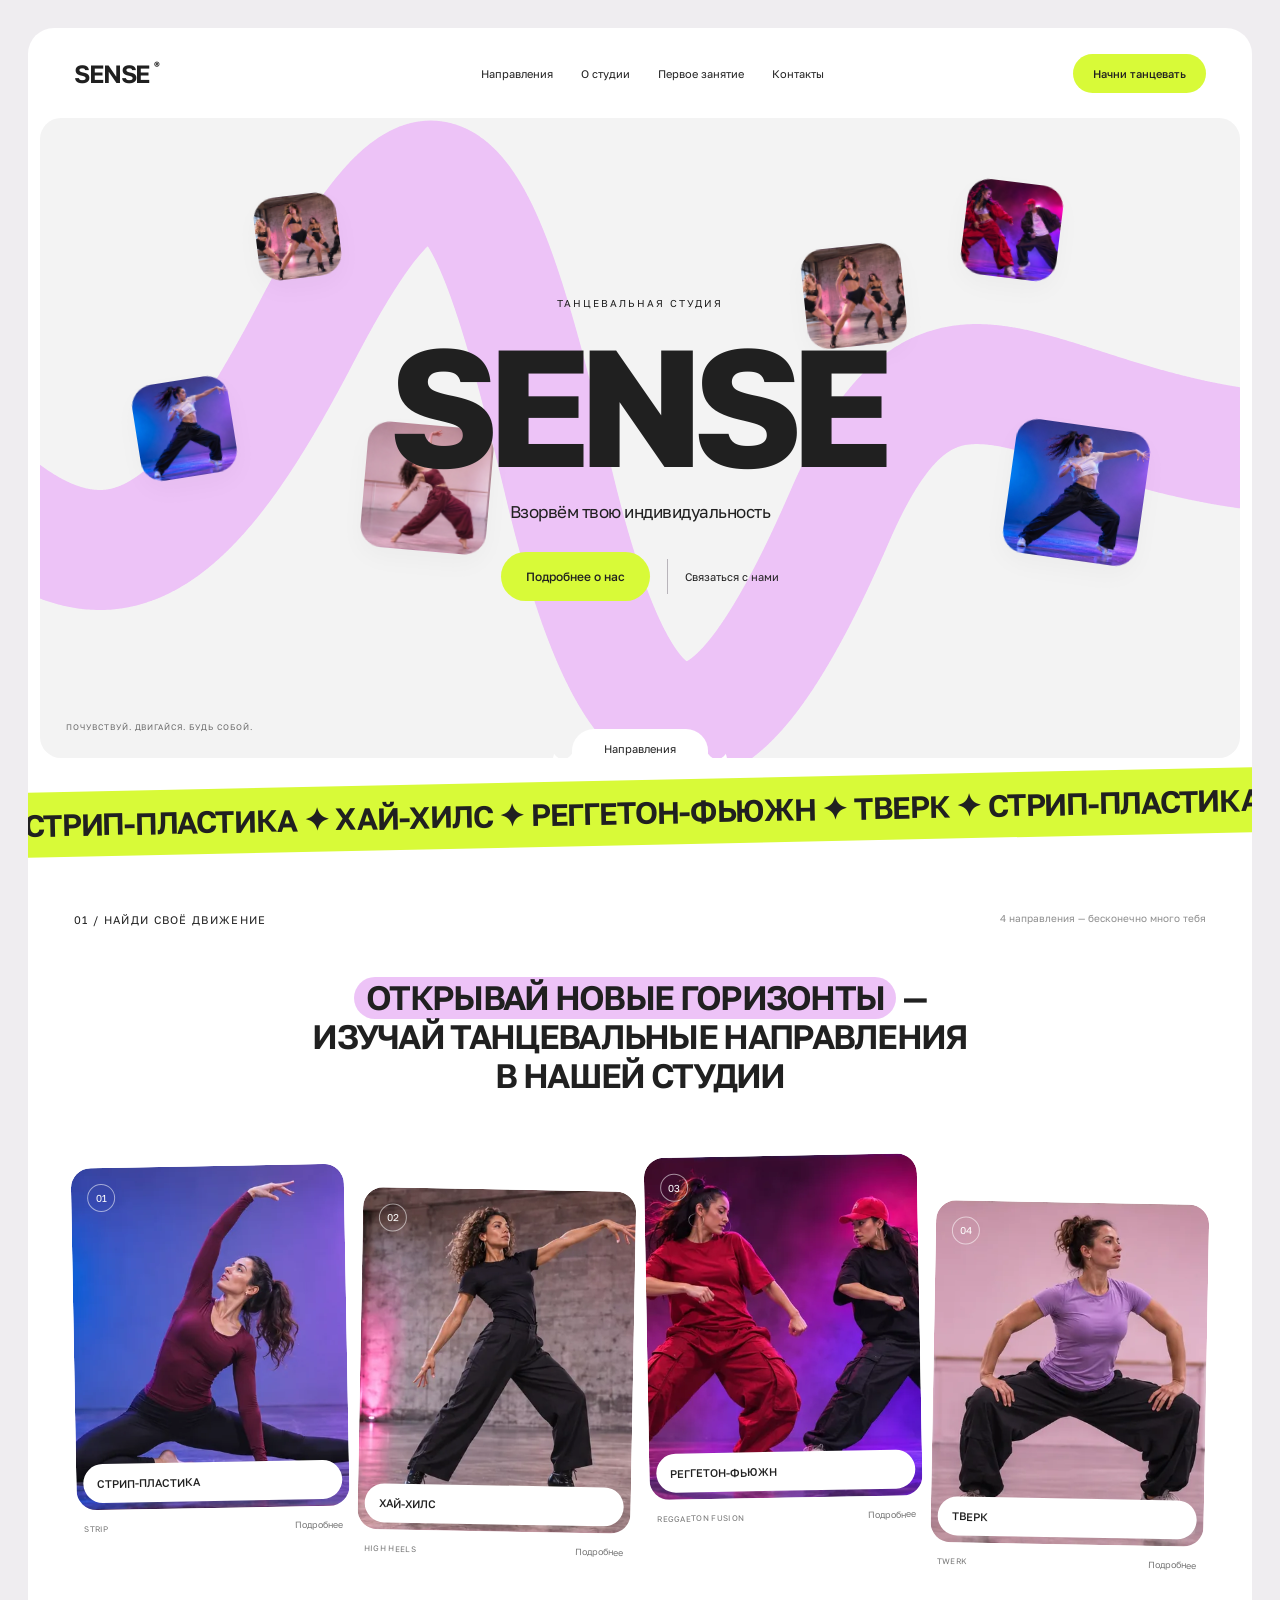
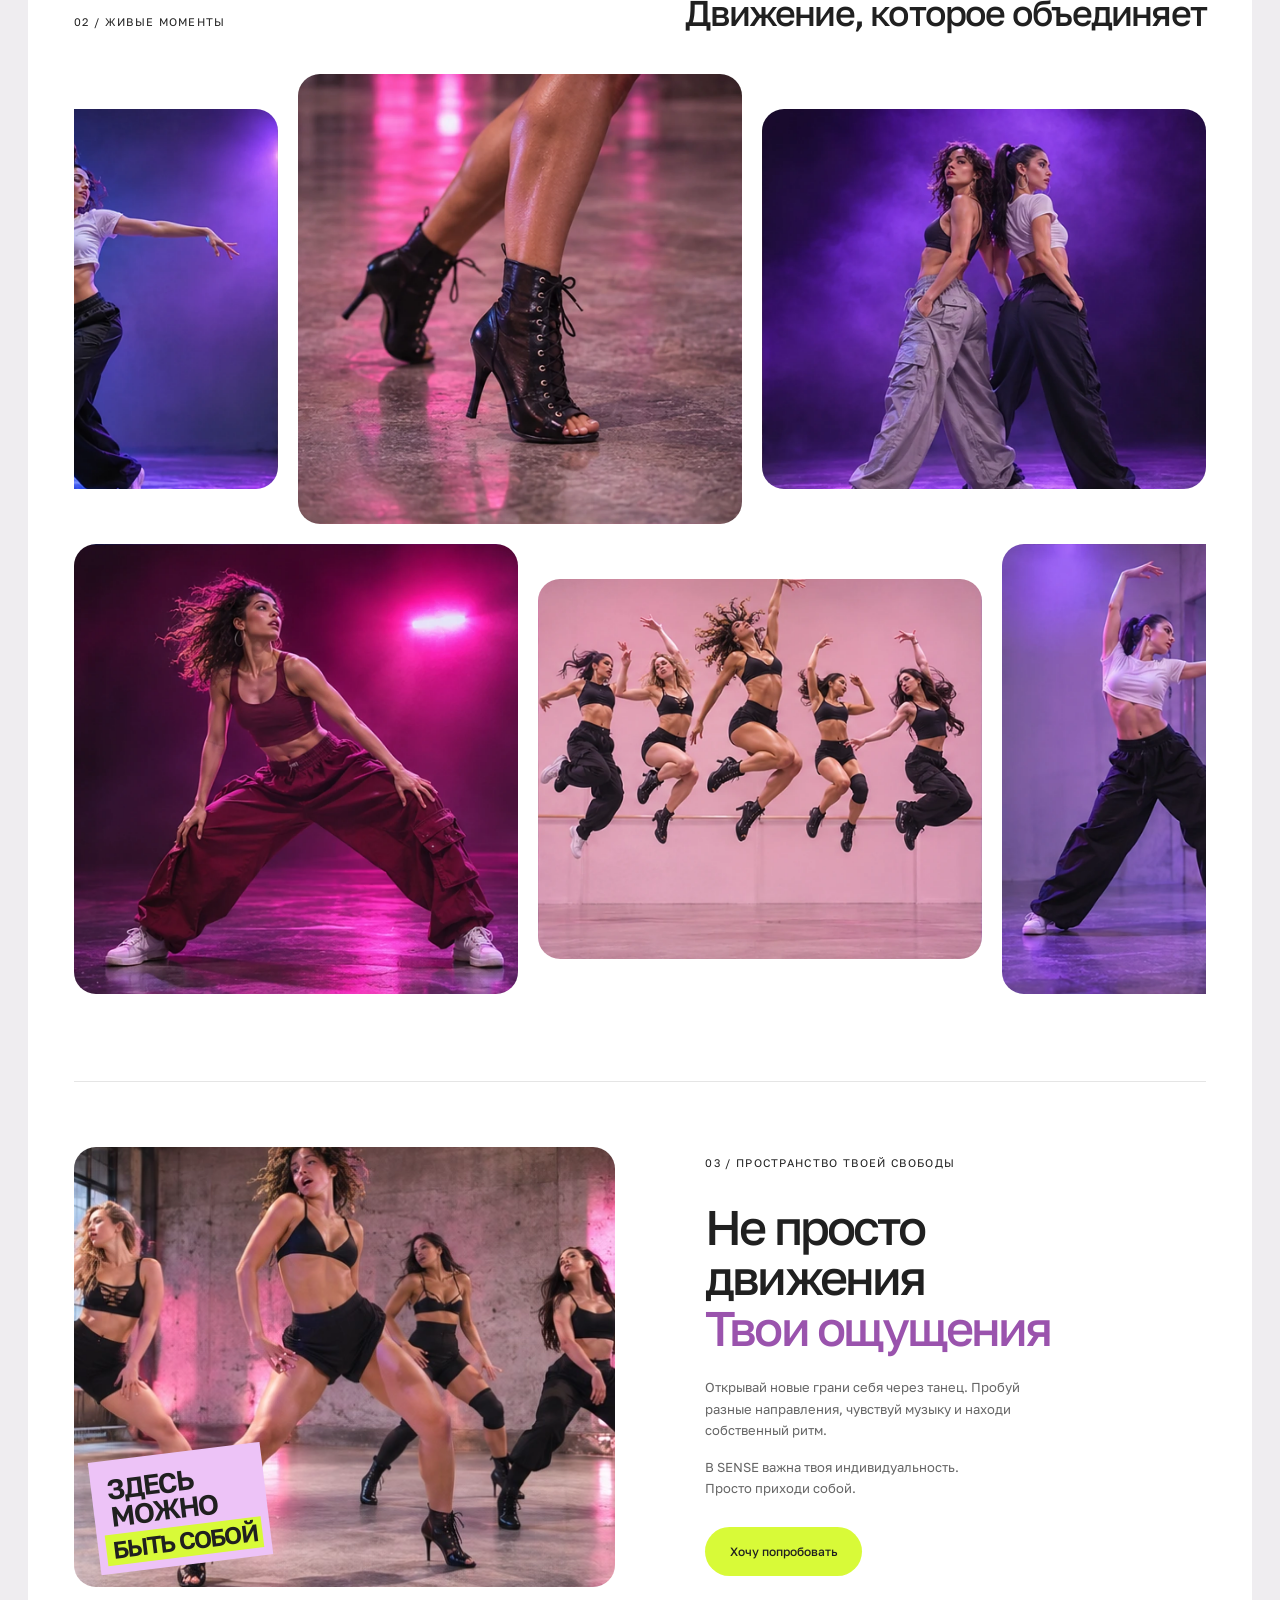
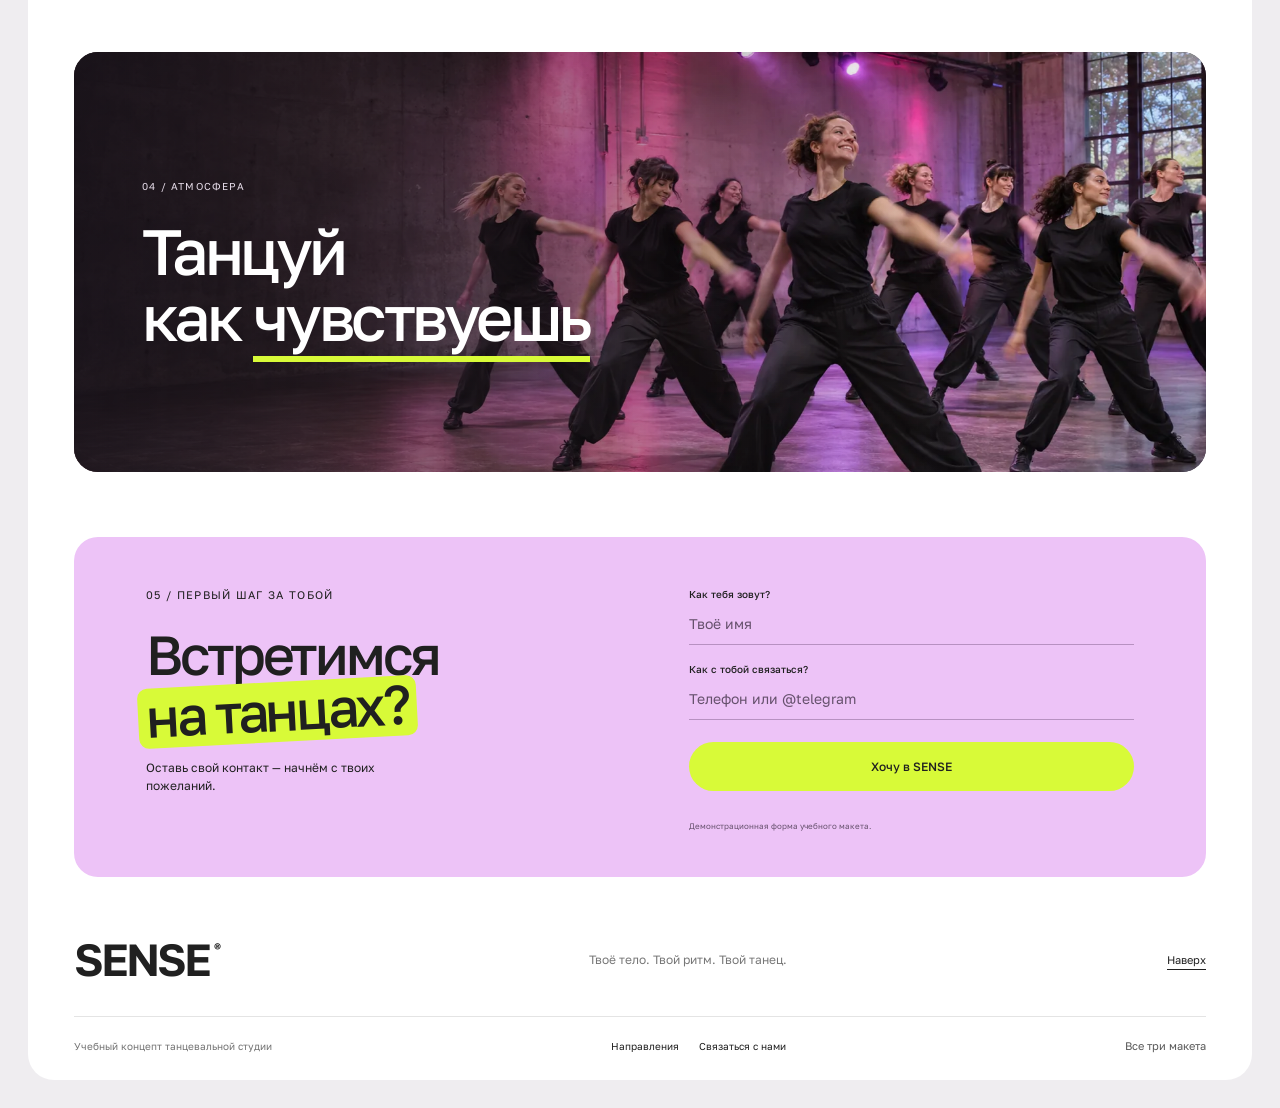
<file: three-landings/sense.html>
<!doctype html><html lang="ru"><head><meta charset="utf-8"><meta name="viewport" content="width=device-width,initial-scale=1"><title>SENSE — почувствуй себя в танце</title><meta name="description" content="Открывай новые горизонты и изучай танцевальные направления в студии SENSE."><link rel="icon" href="assets/sense-icon.svg"><link rel="stylesheet" href="assets/base.css"><link rel="stylesheet" href="assets/sense.css"><script src="assets/common.js" defer></script><script src="assets/sense.js" defer></script></head>
<body class="sense"><a class="skip" href="#main">К содержимому</a><div class="s-page" id="top"><header class="s-header"><a class="s-logo" href="#top">SENSE<span>®</span></a><nav class="desktop-nav" aria-label="Основная навигация"><a href="#directions">Направления</a><a href="#studio">О студии</a><a href="#trial">Первое занятие</a><a href="#contacts">Контакты</a></nav><a class="s-header-cta" href="#trial">Начни танцевать </a><button class="menu-button" aria-expanded="false" aria-controls="mobile-nav">Меню +</button><nav class="mobile-nav" id="mobile-nav" aria-label="Мобильная навигация"><a href="#directions">Направления</a><a href="#studio">О студии</a><a href="#trial">Первое занятие</a><a href="index.html">Все три макета</a></nav></header>
<main id="main"><section class="s-hero">
<svg class="s-ribbon" viewBox="0 0 1400 640" preserveAspectRatio="none" aria-hidden="true"><path d="M-150 240C80 530 188 467 333 214S524 35 610 363S792 666 920 398S1155 357 1510 335"/></svg>
<div class="s-shot s-shot-1 q1" role="img" aria-label="Танцовщица в синем свете"></div><div class="s-shot s-shot-2 q3" role="img" aria-label="Группа на репетиции"></div><div class="s-shot s-shot-3 q2" role="img" aria-label="Современная хореография"></div><div class="s-shot s-shot-4 q4" role="img" aria-label="Танцоры на сцене"></div><div class="s-shot s-shot-5 q3" role="img" aria-label="Танцевальная студия"></div><div class="s-shot s-shot-6 q1" role="img" aria-label="Движение в танце"></div>
<div class="s-hero-copy"><p class="s-kicker">ТАНЦЕВАЛЬНАЯ СТУДИЯ</p><h1 aria-label="SENSE"><span class="l" style="--i:0" aria-hidden="true">S</span><span class="l" style="--i:1" aria-hidden="true">E</span><span class="l" style="--i:2" aria-hidden="true">N</span><span class="l" style="--i:3" aria-hidden="true">S</span><span class="l" style="--i:4" aria-hidden="true">E</span></h1><p class="s-tagline">Взорвём твою индивидуальность</p><div class="s-hero-actions"><a class="s-pill" href="#studio">Подробнее о нас </a><span class="s-action-divider"></span><a class="s-text-link" href="#trial">Связаться с нами</a></div></div><a class="s-hero-tab" href="#directions">Направления </a><span class="s-side">ПОЧУВСТВУЙ. ДВИГАЙСЯ. БУДЬ СОБОЙ.</span>
</section>
<div class="s-marquee" aria-hidden="true"><div class="s-marquee-inner"><span>Стрип-пластика ✦ Хай-хилс ✦ Реггетон-фьюжн ✦ Тверк ✦ Стрип-пластика ✦ Хай-хилс ✦ Реггетон-фьюжн ✦ Тверк ✦</span><span>Стрип-пластика ✦ Хай-хилс ✦ Реггетон-фьюжн ✦ Тверк ✦ Стрип-пластика ✦ Хай-хилс ✦ Реггетон-фьюжн ✦ Тверк ✦</span></div></div>
<section class="s-directions" id="directions" aria-labelledby="directions-title"><svg class="s-trail" viewBox="0 0 1400 300" aria-hidden="true"><path pathLength="1" data-k="1" d="M-30 200C150 60 300 50 470 150S790 290 980 150S1260 20 1430 110"/><path pathLength="1" data-k=".75" d="M-30 120C200 250 360 230 540 120S880 20 1060 170S1300 260 1430 190"/></svg><div class="s-section-top reveal"><span class="eyebrow">01 / Найди своё движение</span><span class="s-four">4 направления — бесконечно много тебя</span></div><h2 class="s-section-title reveal" id="directions-title"><span>Открывай новые горизонты</span> —<br> изучай танцевальные направления<br>в нашей студии</h2><div class="s-card-grid">
<button class="s-dance-card reveal" style="--delay:0ms" data-dialog data-title="Стрип-пластика" data-copy="Пластика, мягкие линии и свобода движения. Учимся чувствовать музыку и собственное тело." data-q="q1" data-image="assets/sense-directions.webp"><span class="s-card-image q1"></span><span class="s-card-number">01</span><span class="s-card-label"><span>Стрип-пластика</span></span><span class="s-card-caption">STRIP<span>Подробнее</span></span></button><button class="s-dance-card reveal" style="--delay:80ms" data-dialog data-title="Хай-хилс" data-copy="Уверенность в каждом шаге. Работаем с походкой, балансом и выразительной хореографией." data-q="q2" data-image="assets/sense-directions.webp"><span class="s-card-image q2"></span><span class="s-card-number">02</span><span class="s-card-label"><span>Хай-хилс</span></span><span class="s-card-caption">HIGH HEELS<span>Подробнее</span></span></button><button class="s-dance-card reveal" style="--delay:160ms" data-dialog data-title="Реггетон-фьюжн" data-copy="Горячий ритм, энергия и полная свобода. Смешиваем направления и находим свой стиль." data-q="q3" data-image="assets/sense-directions.webp"><span class="s-card-image q3"></span><span class="s-card-number">03</span><span class="s-card-label"><span>Реггетон-фьюжн</span></span><span class="s-card-caption">REGGAETON FUSION<span>Подробнее</span></span></button><button class="s-dance-card reveal" style="--delay:240ms" data-dialog data-title="Тверк" data-copy="Ритм, координация и движение без стеснения. Открываем новые возможности своего тела." data-q="q4" data-image="assets/sense-directions.webp"><span class="s-card-image q4"></span><span class="s-card-number">04</span><span class="s-card-label"><span>Тверк</span></span><span class="s-card-caption">TWERK<span>Подробнее</span></span></button>
</div></section>
<section class="s-gallery" aria-labelledby="gallery-title"><div class="s-gallery-head reveal"><span class="eyebrow">02 / Живые моменты</span><h2 id="gallery-title">Движение, которое объединяет</h2></div><div class="s-gallery-window"><div class="s-gallery-grid">
<div class="s-gal-wrap"><div class="s-gal q1 reveal" style="--delay:0ms" role="img" aria-label="Танцовщица вращается в синем и лиловом свете"></div></div>
<div class="s-gal-wrap"><div class="s-gal q2 reveal" style="--delay:70ms" role="img" aria-label="Танцевальные ботильоны на каблуках в розовом свете"></div></div>
<div class="s-gal-wrap"><div class="s-gal q3 reveal" style="--delay:140ms" role="img" aria-label="Две танцовщицы стоят спиной к спине в фиолетовой дымке"></div></div>
<div class="s-gal-wrap"><div class="s-gal q4 reveal" style="--delay:210ms" role="img" aria-label="Танцовщица в карго-штанах выполняет низкую стойку"></div></div>
<div class="s-gal-wrap"><div class="s-gal q5 reveal" style="--delay:280ms" role="img" aria-label="Пять взрослых танцовщиц в прыжке в розовой студии"></div></div>
<div class="s-gal-wrap"><div class="s-gal q6 reveal" style="--delay:350ms" role="img" aria-label="Танцовщица репетирует перед зеркалом в лиловом свете"></div></div>
</div></div></section>
<section class="s-studio" id="studio"><div class="s-studio-picture reveal"><div class="s-studio-photo q3" role="img" aria-label="Группа взрослых танцовщиц репетирует в бетонной студии с розовым светом"></div><span class="s-studio-sticker">ЗДЕСЬ<br>МОЖНО<br><i>БЫТЬ СОБОЙ</i></span></div><div class="s-studio-text reveal"><span class="eyebrow">03 / Пространство твоей свободы</span><h2>Не просто<br>движения<br><span>Твои ощущения</span></h2><p>Открывай новые грани себя через танец. Пробуй разные направления, чувствуй музыку и находи собственный ритм.</p><p>В SENSE важна твоя индивидуальность.<br>Просто приходи собой.</p><a class="s-pill" href="#trial">Хочу попробовать </a></div></section>
<section class="s-wide reveal" aria-labelledby="wide-title"><div class="s-wide-image" role="img" aria-label="Групповая репетиция восьми взрослых танцовщиц в бетонной студии с розовым и лиловым светом"></div><div class="s-wide-copy"><span class="eyebrow">04 / Атмосфера</span><h2 id="wide-title">Танцуй<br>как <span>чувствуешь</span></h2></div></section>
<section class="s-trial reveal" id="trial"><div><span class="eyebrow">05 / Первый шаг за тобой</span><h2>Встретимся<br><span>на танцах?</span></h2><p>Оставь свой контакт — начнём с твоих пожеланий.</p></div><form data-demo data-message="Готово! Это демонстрационная запись. Контакт никуда не отправлен."><label for="s-name">Как тебя зовут?</label><input id="s-name" name="name" placeholder="Твоё имя" autocomplete="given-name" required><label for="s-contact">Как с тобой связаться?</label><input id="s-contact" name="contact" placeholder="Телефон или @telegram" required minlength="4"><button class="s-pill" type="submit">Хочу в SENSE </button><p class="form-status" role="status"></p><small>Демонстрационная форма учебного макета.</small></form></section>
</main><footer class="s-footer" id="contacts"><div class="s-footer-main"><a class="s-logo" href="#top">SENSE<span>®</span></a><p>Твоё тело. Твой ритм. Твой танец.</p><a href="#top" class="s-up" aria-label="Наверх">Наверх</a></div><div class="site-footline"><span class="demo-note">Учебный концепт танцевальной студии</span><nav><a href="#directions">Направления</a><a href="#trial">Связаться с нами</a></nav><a class="back-home" href="index.html">Все три макета </a></div></footer></div><dialog aria-labelledby="dance-title"><button class="close" aria-label="Закрыть">×</button><div class="dialog-photo"></div><h2 id="dance-title"></h2><p class="dialog-copy"></p><button class="line-arrow lime dialog-action">Выбрать направление </button><p class="demo-note">Демонстрация. Реальная запись не выполняется.</p></dialog></body></html>
</file>
<file: three-landings/assets/base.css>
@import url('./fonts.css');
:root{--ink:#1c1d1b;--paper:#f4f0e8;--pink:#ee9eb9;--blue:#accfe2;--lime:#dced75;--ease:cubic-bezier(.22,1,.36,1)}
*{box-sizing:border-box}html{scroll-behavior:smooth;scroll-padding-top:24px}body{margin:0;color:var(--ink);font-family:'Golos Text',Arial,sans-serif;-webkit-font-smoothing:antialiased}a{color:inherit;text-decoration:none}button,input{font:inherit}button,a,input{-webkit-tap-highlight-color:transparent}button{color:inherit;cursor:pointer}button:disabled{cursor:default}button:focus-visible,a:focus-visible,input:focus-visible{outline:3px solid currentColor;outline-offset:6px}img{max-width:100%;display:block}button{border:0}h1,h2,h3,p{margin:0}::selection{background:#e0ef61;color:#181a18}.skip{position:fixed;top:-100px;left:20px;z-index:1000;padding:14px;background:white}.skip:focus{top:12px}.sr{position:absolute;width:1px;height:1px;padding:0;margin:-1px;overflow:hidden;clip:rect(0,0,0,0);white-space:nowrap;border:0}.hand{font-family:'Caveat',cursive;font-weight:500}.condensed{font-family:'Oswald',Impact,sans-serif;font-weight:700;text-transform:uppercase}.eyebrow{font-size:11px;letter-spacing:.12em;text-transform:uppercase;line-height:1.5}.arrow{font-family:Arial,sans-serif;font-size:26px;font-weight:400;line-height:1}.line-arrow{display:inline-flex;align-items:center;justify-content:space-between;gap:40px;padding:15px 20px;font-size:11px;text-transform:uppercase;font-weight:500;transition:transform .3s var(--ease),background .3s}.line-arrow:hover{transform:translateY(-3px)}.line-arrow.dark{background:var(--ink);color:var(--paper)}.line-arrow.pink{background:var(--pink)}.line-arrow.lime{background:var(--lime)}.flower{width:52px;height:52px;fill:none;stroke:currentColor;stroke-width:2}.flower.spin{animation:rotate 30s linear infinite}.doodle{position:absolute;pointer-events:none;fill:none;stroke:currentColor;stroke-linecap:round;stroke-linejoin:round}.sheet-photo{background-repeat:no-repeat;background-size:200% 200%;aspect-ratio:1}.sheet-photo.q1{background-position:left top}.sheet-photo.q2{background-position:right top}.sheet-photo.q3{background-position:left bottom}.sheet-photo.q4{background-position:right bottom}.reveal{transition:opacity .85s var(--ease),transform .85s var(--ease);transition-delay:var(--delay,0ms)}html.motion .reveal:not(.visible){opacity:0;transform:translateY(38px)}.toast{position:fixed;bottom:24px;left:50%;transform:translate(-50%,22px);max-width:min(90vw,480px);background:#1d211d;color:white;padding:16px 22px;border-radius:8px;font-size:13px;line-height:1.5;z-index:200;opacity:0;pointer-events:none;transition:.3s}.toast.show{opacity:1;transform:translate(-50%,0)}.menu-button{display:none;background:transparent;padding:10px;font-size:14px}.demo-note{font-size:10px;opacity:.62}.back-home{font-size:11px;opacity:.75}.mobile-nav{display:none}dialog{border:0;border-radius:20px;padding:30px;max-width:min(550px,calc(100vw - 32px));background:#fff;color:#1c1d1b}dialog::backdrop{background:#18191a99;backdrop-filter:blur(8px)}dialog .close{display:block;margin:0 0 16px auto;border:1px solid #ccc;background:white;border-radius:50%;width:35px;height:35px;font-size:23px}dialog h2{font-size:32px;letter-spacing:-.04em;margin:16px 0}dialog p{font-size:14px;line-height:1.7;margin:12px 0}dialog .dialog-photo{aspect-ratio:3/2;background-size:200% 200%;border-radius:10px;background-image:url('sense-dancers.webp')}.dialog-action{margin-top:20px;border-radius:30px;width:100%}.modal-product{height:280px;max-width:280px;margin:auto;background-size:200% 200%;background-repeat:no-repeat}.size-list{display:flex;gap:8px;margin-top:20px}.size-list button{padding:9px 16px;background:#eee;border:1px solid transparent;border-radius:3px}.size-list button[aria-pressed=true]{border-color:#181818;background:#e0ef61}.form-row{display:flex;align-items:center;border-bottom:1px solid currentColor}.form-row input{min-width:0;flex:1;border:0;background:transparent;border-radius:0;padding:14px 0;outline:none;color:inherit}.form-row button{background:transparent;padding:10px;color:inherit}.form-status{min-height:20px;margin-top:10px;font-size:12px}.site-footline{display:flex;align-items:center;justify-content:space-between;gap:20px;flex-wrap:wrap;font-size:10px}.site-footline nav{display:flex;gap:20px;flex-wrap:wrap}@keyframes rotate{to{transform:rotate(360deg)}}@keyframes float{0%,100%{translate:0 0}50%{translate:0 -12px}}@keyframes marquee{to{transform:translateX(-50%)}}@media(prefers-reduced-motion:reduce){html{scroll-behavior:auto}*,*:before,*:after{animation:none!important;transition:none!important}.reveal{opacity:1!important;transform:none!important}}@media(max-width:760px){.menu-button{display:block}.desktop-nav{display:none!important}.mobile-nav.open{display:flex;position:absolute;top:70px;left:16px;right:16px;background:#fffef8;padding:24px;z-index:60;flex-direction:column;gap:22px;box-shadow:0 12px 35px #0002;border:1px solid #ddd;font-size:14px}.site-footline{align-items:flex-start;flex-direction:column}.site-footline nav{gap:15px}.line-arrow{gap:20px}}@media print{html{scroll-behavior:auto}*{animation:none!important;transition:none!important;-webkit-print-color-adjust:exact;print-color-adjust:exact}.reveal{opacity:1!important;transform:none!important}.toast,dialog,.skip,.menu-button,.mobile-nav{display:none!important}a[href]:after{content:none!important}body{margin:0}.desktop-nav{display:flex!important}}

[hidden]{display:none!important}

/* Text-only controls: no repeated arrow pictograms. */
.line-arrow{justify-content:center;gap:0}

/* Модалка: полупрозрачные стрелки листания карточек (создаются в common.js, лежат в fixed, поэтому не обрезаются dialog) */
.dlg-nav{position:fixed;top:50%;translate:0 -50%;z-index:3;width:58px;height:58px;padding:0 0 5px;border-radius:50%;display:grid;place-items:center;font:300 36px/1 Arial,sans-serif;color:#fff;background:#ffffff2e;border:1px solid #ffffff6e;backdrop-filter:blur(6px);-webkit-backdrop-filter:blur(6px);opacity:.72;transition:opacity .25s,background .25s,color .25s,transform .35s var(--ease)}
.dlg-nav:hover,.dlg-nav:focus-visible{opacity:1;background:#ffffff66}
.dlg-nav.prev{left:max(14px,calc(50vw - var(--dlg-half,280px) - 78px))}.dlg-nav.next{right:max(14px,calc(50vw - var(--dlg-half,280px) - 78px))}
.dlg-nav.prev:hover{transform:translateX(-5px)}.dlg-nav.next:hover{transform:translateX(5px)}
.dlg-nav:active{background:#ffffff8c}
.dlg-count{position:absolute;top:34px;left:34px;font-size:11px;letter-spacing:.16em;font-variant-numeric:tabular-nums;opacity:.6}
.dlg-body.swap-next{animation:dlg-next .5s var(--ease)}.dlg-body.swap-prev{animation:dlg-prev .5s var(--ease)}
@keyframes dlg-next{from{opacity:0;transform:translateX(46px)}}@keyframes dlg-prev{from{opacity:0;transform:translateX(-46px)}}
@keyframes dlg-in{from{opacity:0;transform:translateY(34px) scale(.95)}}
dialog[open] .dlg-body{animation:dlg-in .55s var(--ease)}dialog[open] .dlg-body.swap-next{animation:dlg-next .5s var(--ease)}dialog[open] .dlg-body.swap-prev{animation:dlg-prev .5s var(--ease)}
@media(max-width:760px){.dlg-nav{width:44px;height:44px;font-size:28px}.dlg-nav.prev{left:3px}.dlg-nav.next{right:3px}.dlg-count{top:26px;left:24px}}

dialog{overflow-x:hidden}
</file>
<file: three-landings/assets/fleur.css>
body.fleur{background:#e6e3da}.f-page{max-width:1600px;margin:auto;background:var(--paper);overflow:hidden}.f-cover{position:relative;height:min(66vw,950px);min-height:760px;isolation:isolate}.f-cover-image{position:absolute;inset:0;width:100%;height:100%;object-fit:cover;object-position:50% 15%;z-index:-2}.f-cover:after{content:"";position:absolute;inset:0;background:linear-gradient(90deg,#f4f0e826,transparent 65%);z-index:-1;pointer-events:none}.f-header{height:92px;display:flex;align-items:center;padding:0 4%;gap:50px;position:relative;z-index:20}.f-logo{font-size:21px;font-weight:800;letter-spacing:-1.4px;white-space:nowrap}.f-logo span{font-size:33px}.f-header nav.desktop-nav{display:flex;gap:28px;font-size:10px;text-transform:uppercase;font-weight:600;flex:1}.f-header nav.desktop-nav a{position:relative;padding:8px 0}.f-header .current:after{content:"";height:2px;background:currentColor;position:absolute;bottom:0;left:0;right:0;transform:rotate(-3deg)}.f-cart{font-size:10px;text-transform:uppercase;background:transparent;padding:10px 0;white-space:nowrap}.f-hero{position:relative;padding:58px 4.7% 38px}.f-hero-copy{position:relative;width:66%}.f-hero-kicker{margin-bottom:22px}.f-hero h1{font-size:clamp(90px,9.2vw,148px);line-height:.97;letter-spacing:-.065em;font-weight:700;position:relative;z-index:1}.f-last{display:inline-block;position:relative}.f-oval{width:60%;height:120%;right:-9%;top:-8%;color:#d9ed63;z-index:-1;transform:rotate(-14deg)}.f-hero .line-arrow{margin-top:28px;min-width:250px;transform:rotate(-1.6deg)}.f-hero .line-arrow:hover{transform:rotate(0) translateX(5px)}.f-hero-meta{display:flex;justify-content:space-between;max-width:520px;gap:20px;font-size:10px;line-height:1.5;margin-top:38px}.f-hero-meta b{font-weight:500}.f-side-note{position:absolute;left:13px;top:100px;writing-mode:vertical-rl;transform:rotate(180deg);font-size:9px;letter-spacing:.06em}.f-note{position:absolute;left:51.5%;top:60px;transform:rotate(-8deg);font-size:23px;line-height:1.05;background:#d9ec6fa8;padding:5px 12px;box-shadow:6px 5px 0 #d9ec6f5c}.f-hero-flower{position:absolute;right:4%;top:7px;transform:rotate(14deg)}.f-hero-flower .flower{width:60px;height:60px;animation:rotate 40s linear infinite}.f-flame{width:70px;height:160px;right:6%;top:160px;transform:rotate(13deg)}.f-sign{position:absolute;right:4%;top:380px;font-size:51px;transform:rotate(-9deg)}.f-sign span{display:block;font-size:72px;position:absolute;right:45px;top:-64px}.f-collection{display:grid;grid-template-columns:29% 25% 24% 22%;min-height:495px;position:relative;background:#f1ece3}.f-arrival{background:#eaa0b8;padding:25px 8%;position:relative;overflow:hidden}.f-arrival>.hand{font-size:48px;line-height:1;transform:rotate(-8deg);display:block}.f-arrival h2{font-size:clamp(90px,9.8vw,150px);line-height:.95;letter-spacing:-.06em;margin:8px 0 24px}.f-arrival .flower{position:absolute;right:20px;top:30px;transform:rotate(20deg)}.f-arrival .eyebrow{font-size:10px}.f-arrival .f-arrival-arrow{position:absolute;font-size:100px;right:20px;bottom:0;transform:rotate(50deg)}.f-walk{position:relative;z-index:2}.f-walk img{width:130%;max-width:none;height:104%;object-fit:contain;position:absolute;bottom:0;left:-18%;filter:drop-shadow(3px 5px 0 #eee9e0)}.walk-line{color:#cddd7a;inset:0;width:100%;height:100%}.f-tape{position:absolute;top:9px;left:13%;width:40%;height:28px;background:repeating-linear-gradient(83deg,#252624b5 0 1px,#4a4b47b3 2px 4px);transform:rotate(7deg);clip-path:polygon(0 5%,98% 0,100% 90%,2% 100%)}.f-walk-star{position:absolute;top:33px;right:22px;font-size:76px;line-height:1;transform:rotate(10deg)}.f-collection-story{padding:70px 15px 28px 12%;display:flex;flex-direction:column;align-items:flex-start;gap:25px}.f-collection-story .eyebrow{font-weight:600;font-size:13px;letter-spacing:0}.f-collection-story .hand{font-size:24px;line-height:1.25}.f-collection-story .line-arrow{margin-top:auto;font-size:9px;gap:15px;padding:12px 14px;transform:rotate(3deg);white-space:nowrap}.f-categories{padding:46px 12% 20px 8%}.f-categories>a{border-bottom:1px solid #bdb9ac;padding:10px 0 13px;display:grid;grid-template-columns:1fr auto;gap:8px;font-size:11px;text-transform:uppercase}.f-categories small{font-size:9px;grid-column:1/-1}.f-categories .arrow{font-size:20px;line-height:.6;transition:translate .2s}.f-categories a:hover .arrow{translate:5px}.f-polaroid{background:#fffdf4;padding:6px 6px 4px;margin-top:18px;transform:rotate(-5deg);box-shadow:0 3px 8px #0001}.f-polaroid img{height:100px;width:100%;object-fit:cover;object-position:88% 5%}.f-polaroid .hand{font-size:15px;display:block;text-align:center;margin-top:2px}.f-lookbook{display:grid;grid-template-columns:60% 40%;min-height:390px}.f-brand-panel{background:#abcbe0;position:relative;overflow:hidden;min-height:390px}.f-brand-panel>img{height:100%;width:35%;object-fit:cover;object-position:78% 30%;filter:grayscale(1);mix-blend-mode:multiply;position:absolute;left:0;top:0}.f-brand-words{position:relative;z-index:1;font-weight:900;font-size:clamp(55px,7.4vw,116px);line-height:.86;letter-spacing:-.055em;margin:24px 0 0 29%}.f-brand-words em{font-size:.47em;font-style:normal;margin-left:23%;line-height:1.2}.f-brand-flower{position:absolute;right:8%;top:10%;background:#f4f0e870;border:2px solid #fff9;box-shadow:0 0 0 8px #ffffff30;border-radius:50%;padding:7px;transform:rotate(-20deg)}.f-brand-flower .flower{fill:#eef1d2;stroke:#eef1d2;width:68px;height:68px}.f-brand-panel>.hand{position:absolute;bottom:20px;left:25px;font-size:20px;line-height:1}.f-world{position:relative;background:#ddec7a;padding:22px 22px 18px 28px;min-height:390px;isolation:isolate;clip-path:polygon(0 0,100% 0,100% 100%,0 100%,3% 87%,0 65%,2% 41%,0 19%)}.f-world h2{font-size:clamp(60px,5.8vw,93px);line-height:.95;letter-spacing:-.055em;z-index:2;position:relative}.f-world>img{position:absolute;right:-12%;bottom:-10px;height:100%;width:68%;object-fit:contain;z-index:1;transform:rotate(1deg)}.f-world .line-arrow{position:relative;z-index:3;margin-top:25px;font-size:9px;padding:10px 14px;gap:40px}.f-sun{width:100px;height:100px;right:20px;top:110px;color:#1c1d1b;z-index:0}.f-shop{padding:28px 3.5% 34px;display:grid;grid-template-columns:.95fr repeat(4,1fr);gap:15px;min-height:365px}.f-shop-heading{position:relative;padding-top:22px}.f-shop-heading h2{font-size:42px;font-weight:600;line-height:1.06;transform:rotate(-8deg);position:relative;z-index:2;margin-left:5px}.f-shop-heading>.doodle{width:95%;height:130px;left:-5%;top:7px;color:#d28a9f;transform:rotate(-10deg)}.f-shop-heading .line-arrow{padding:10px 15px;font-size:9px;position:absolute;left:0;bottom:22px;gap:28px}.f-shop-arrow{position:absolute;bottom:-5px;right:7px;font-size:60px;transform:rotate(15deg)}.f-product{background:transparent;border:1px solid #c5c0b4;padding:8px 8px 12px;display:flex;flex-direction:column;text-align:left;transition:transform .35s var(--ease),box-shadow .35s}.f-product:hover{transform:translateY(-8px) rotate(-1deg);box-shadow:4px 7px 0 #d8d2c4}.f-product-photo{display:block;width:100%;background-image:url('fashion-products.webp');margin-bottom:14px;aspect-ratio:1/1.05}.f-product-name{font-size:10px;line-height:1.55;text-transform:uppercase}.f-product-price{display:flex;justify-content:space-between;font-size:11px;margin-top:auto;padding-top:10px}.f-product-price>span{font-size:18px}.f-footer{padding:28px 4% 22px;background:#91bfd8;position:relative}.f-newsletter{display:flex;gap:5%;align-items:center;min-height:145px;padding-right:17%;position:relative}.f-newsletter h2{font-size:29px;font-weight:900;line-height:.95;letter-spacing:-.04em}.f-newsletter>p{font-size:25px;line-height:1.05;transform:rotate(-5deg)}.f-newsletter form{flex:1;min-width:180px}.f-newsletter input{font-size:11px}.f-postcard{position:absolute;background:#f7f1e4;right:0;top:-15px;transform:rotate(-18deg);font-size:25px;line-height:.96;padding:19px 24px;width:164px;box-shadow:1px 4px 0 #718fa4;clip-path:polygon(4% 0,100% 3%,97% 92%,86% 100%,0 95%)}.f-postcard .flower{position:absolute;right:4px;bottom:8px;width:36px;height:36px}.f-footer .site-footline{padding-top:18px;border-top:1px solid #4f7d974a}
@media(min-width:1600px){.f-hero{padding-top:75px}.f-hero-meta{margin-top:60px}.f-collection{min-height:540px}.f-lookbook,.f-world,.f-brand-panel{min-height:430px}}
@media(max-width:1100px){.f-cover{min-height:690px}.f-header{gap:24px}.f-header nav.desktop-nav{gap:18px}.f-hero{padding-top:46px}.f-hero h1{font-size:9.4vw}.f-hero-meta{max-width:430px}.f-note{left:53%;font-size:20px}.f-sign{font-size:38px}.f-collection{min-height:440px}.f-arrival>.hand{font-size:38px}.f-arrival h2{font-size:10vw}.f-collection-story{padding-top:60px;gap:17px}.f-collection-story .hand{font-size:21px}.f-categories{padding-top:28px}.f-world,.f-brand-panel{min-height:340px}.f-brand-words{font-size:8.6vw}.f-world h2{font-size:6.4vw}.f-brand-flower{right:5%}.f-brand-flower .flower{width:44px;height:44px}.f-shop{min-height:310px;gap:9px}.f-shop-heading h2{font-size:34px}.f-shop-heading .line-arrow{gap:12px}.f-newsletter{gap:4%;padding-right:17%}.f-newsletter>p{font-size:20px}.f-postcard{width:130px;font-size:21px;padding:18px}}
@media(max-width:760px){.f-header{height:76px;padding:0 5%;gap:20px}.f-logo{font-size:20px;flex:1}.f-cart{font-size:9px}.f-cover{height:830px;min-height:0}.f-cover-image{object-position:67% top;opacity:.98}.f-cover:after{background:linear-gradient(90deg,#f4f0e8dd,#f4f0e830 65%)}.f-hero{padding:33px 6% 30px}.f-hero-copy{width:100%}.f-hero h1{font-size:clamp(66px,13.5vw,103px);line-height:1.02;letter-spacing:-.06em}.f-hero-kicker{font-size:9px;max-width:190px;margin-bottom:23px}.f-hero .line-arrow{margin-top:220px;min-width:240px}.f-hero-meta{margin-top:28px;font-size:9px;gap:15px;max-width:430px}.f-side-note{display:none}.f-note{left:auto;right:25px;top:400px;font-size:22px}.f-flame{right:5%;top:280px;width:40px;height:90px}.f-sign{right:8%;top:480px;font-size:35px}.f-sign span{font-size:44px;right:40px;top:-42px}.f-hero-flower{top:35px;right:8%}.f-hero-flower .flower{height:35px;width:35px}.f-collection{grid-template-columns:48% 52%;min-height:0}.f-arrival{min-height:370px;padding:23px}.f-arrival h2{font-size:94px;margin:10px 0 20px}.f-arrival>.hand{font-size:34px}.f-arrival .flower{height:32px;width:32px;right:12px;top:50px}.f-arrival .eyebrow{font-size:8px}.f-arrival .f-arrival-arrow{font-size:70px}.f-walk{min-height:370px}.f-walk img{height:105%;width:130%;left:-10%}.f-walk-star{font-size:50px;right:10px;top:40px}.f-collection-story{padding:32px 23px;gap:20px;min-height:360px}.f-collection-story .eyebrow{font-size:11px}.f-collection-story .hand{font-size:23px}.f-collection-story .line-arrow{font-size:8px;gap:10px;padding:10px}.f-categories{padding:21px 22px 20px 12px}.f-categories>a{font-size:10px;padding-top:8px;gap:5px}.f-polaroid img{height:80px}.f-polaroid .hand{font-size:14px}.f-lookbook{grid-template-columns:1fr}.f-brand-panel{min-height:340px}.f-brand-words{font-size:86px;margin-left:31%}.f-brand-flower{right:8%;top:13%}.f-world{min-height:365px;padding:23px 25px;clip-path:none}.f-world h2{font-size:88px}.f-world>img{height:105%;width:64%;right:-5%}.f-world .line-arrow{margin-top:19px}.f-sun{right:18px;top:30px;width:70px;height:70px}.f-shop{grid-template-columns:repeat(2,1fr);padding:20px;gap:13px}.f-shop-heading{grid-column:1/-1;min-height:100px;padding:10px 0 20px;display:flex;align-items:center;justify-content:space-between}.f-shop-heading h2{font-size:33px}.f-shop-heading>.doodle{width:150px;left:-8px;height:95px;top:0}.f-shop-heading .line-arrow{position:static;align-self:flex-end;margin-bottom:15px}.f-shop-arrow{display:none}.f-product{min-height:275px}.f-product-name{font-size:9px}.f-footer{padding:28px 22px 24px}.f-newsletter{padding:0;flex-wrap:wrap;gap:20px;align-items:flex-start}.f-newsletter h2{font-size:30px}.f-newsletter>p{font-size:23px}.f-newsletter form{flex-basis:100%;margin-top:5px}.f-postcard{display:none}.f-footer .site-footline{gap:15px;margin-top:20px}.f-footer .site-footline nav{font-size:9px}}
@media print{.f-page{max-width:none}.f-cover{height:850px;min-height:0}.f-hero h1{font-size:128px}}

/* Corrections after visual review on narrow screens. */
.f-tape{left:0;width:26%;top:10px}
@media(max-width:760px){.f-cover-image{object-position:76% top}.f-arrival h2{font-size:clamp(52px,15.8vw,95px);margin-top:24px;margin-bottom:36px}.f-brand-panel{min-height:290px}.f-brand-words{font-size:clamp(50px,16vw,86px);margin-top:38px}.f-world h2{font-size:clamp(58px,18vw,88px)}}

@media(max-width:760px){.f-hero h1{font-size:clamp(53px,16.9vw,103px)}.f-arrival{padding-left:14px;padding-right:14px}.f-arrival>.hand{font-size:30px}}

.f-arrival h2{font-size:clamp(80px,9vw,142px)}
@media(max-width:760px){.f-arrival h2{font-size:clamp(42px,15.4vw,95px)}}

.f-newsletter .form-row button{font-size:10px;font-weight:500;padding:14px 0 14px 16px;white-space:nowrap}

/* ===== Вертикальный ритм: больше высоты и воздуха сверху/снизу у каждого блока ===== */
.f-cover{height:min(72vw,1040px);min-height:880px}
.f-hero{padding:96px 4.7% 96px}
.f-hero-meta{margin-top:56px}
.f-collection{min-height:680px}
.f-arrival{padding:72px 8% 64px}
.f-collection-story{padding:104px 15px 68px 12%}
.f-categories{padding:96px 12% 68px 8%}
.f-categories>a{padding:18px 0 20px}
.f-lookbook{min-height:580px}
.f-brand-panel,.f-world{min-height:580px}
.f-brand-words{margin-top:84px}
.f-brand-panel>.hand{bottom:46px;left:34px}
.f-world{padding:74px 28px 60px 38px}
.f-shop{padding:120px 3.5% 130px;gap:34px 20px;min-height:0}
.f-shop-heading{grid-row:span 2;padding-top:30px}
.f-footer{padding:100px 4% 44px}
.f-newsletter{min-height:250px}
.f-footer .site-footline{padding-top:34px;margin-top:44px}
@media(min-width:1600px){.f-hero{padding-top:110px}.f-collection{min-height:720px}.f-lookbook,.f-world,.f-brand-panel{min-height:620px}}
@media(max-width:1100px){.f-cover{min-height:780px}.f-collection{min-height:560px}.f-arrival{padding:56px 8% 48px}.f-collection-story{padding-top:76px;padding-bottom:52px}.f-categories{padding-top:68px;padding-bottom:48px}.f-lookbook,.f-brand-panel,.f-world{min-height:480px}.f-brand-words{margin-top:60px}.f-world{padding-top:56px}.f-shop{padding:84px 3.5% 96px}}
@media(max-width:760px){.f-cover{height:940px;min-height:0}.f-hero{padding:48px 6% 44px}.f-arrival{min-height:450px;padding:52px 14px 40px}.f-walk{min-height:450px}.f-collection-story{padding:60px 23px 48px;min-height:440px}.f-categories{padding:48px 22px 44px 12px}.f-brand-panel{min-height:400px}.f-brand-words{margin-top:58px}.f-world{min-height:460px;padding:52px 25px 44px}.f-shop{padding:68px 20px 76px;gap:22px 13px}.f-shop-heading{grid-row:auto}.f-footer{padding:72px 22px 36px}.f-newsletter{min-height:0}}

/* ===== Бегущие строки ===== */
.f-marquee{overflow:hidden;background:var(--ink);color:var(--paper);padding:22px 0;position:relative;z-index:3}
.f-marquee.rev{background:var(--pink);color:var(--ink)}
.f-marquee-track{display:flex;width:max-content;animation:marquee 42s linear infinite}
.f-marquee.rev .f-marquee-track{animation-direction:reverse}
.f-marquee-track>span{display:flex;align-items:center;flex:none}
.f-marquee b{font:700 clamp(26px,3.2vw,46px)/1 'Oswald',Impact,sans-serif;text-transform:uppercase;white-space:nowrap;padding:0 28px}
.f-marquee i{width:14px;height:14px;border-radius:50%;background:var(--lime);flex:none}
.f-marquee.rev i{background:var(--ink)}

/* ===== Лето по маршруту ===== */
.f-route{background:var(--paper);padding:120px 4.7% 130px;position:relative}
.f-route-head{display:flex;justify-content:space-between;align-items:flex-end;flex-wrap:wrap;gap:24px 30px;padding-top:44px;margin-bottom:72px;position:relative}
.f-route-head .hand{position:absolute;left:0;top:0;font-size:48px;line-height:1;transform:rotate(-6deg);color:#d28a9f}
.f-route-head h2{font-size:clamp(64px,8.4vw,128px);line-height:.95;letter-spacing:-.05em}
.f-route-head p{max-width:280px;padding-bottom:10px}
.f-route-cards{display:grid;grid-template-columns:repeat(3,1fr);gap:30px;align-items:start}
.f-route-card{position:relative;padding:22px 22px 28px;display:flex;flex-direction:column;gap:10px;min-height:600px;transition:transform .5s var(--ease),box-shadow .5s}
.f-route-card:nth-child(2){margin-top:56px}
.f-route-card:hover{transform:translateY(-10px) rotate(-.7deg);box-shadow:9px 11px 0 #1c1d1b24}
.is-blue{background:#abcbe0}.is-pink{background:#eaa0b8}.is-lime{background:#ddec7a}
.f-route-photo{aspect-ratio:1/.92;background:#f4f0e8;border:8px solid #fffdf4;overflow:hidden;position:relative;box-shadow:0 4px 12px #0001}
.f-route-photo img{width:100%;height:100%;object-fit:cover;transition:transform 1.2s var(--ease)}
.f-route-card:hover .f-route-photo img{transform:scale(1.07)}
.f-route-card small{font-size:10px;letter-spacing:.14em;text-transform:uppercase;margin-top:14px}
.f-route-card h3{font:700 clamp(40px,4vw,60px)/.95 'Oswald',Impact,sans-serif;text-transform:uppercase;letter-spacing:-.02em}
.f-route-card .hand{font-size:25px;line-height:1.1;max-width:300px}
.f-route-card .line-arrow{margin-top:auto;align-self:flex-start;font-size:10px;padding:13px 18px}

/* ===== Что внутри заказа ===== */
.f-perks{display:grid;grid-template-columns:repeat(3,1fr);background:#f1ece3;border-top:1px solid #d6d0c3}
.f-perk{padding:72px 6%;display:flex;flex-direction:column;align-items:flex-start;gap:8px;border-right:1px solid #d6d0c3}
.f-perk:last-child{border-right:0}
.f-perk>svg{width:56px;height:56px;margin-bottom:16px;color:#d28a9f;position:static;fill:none;stroke:currentColor;stroke-linecap:round;stroke-linejoin:round}
.f-perk b{font:700 clamp(24px,2.3vw,32px)/1 'Oswald',Impact,sans-serif;text-transform:uppercase}
.f-perk span{font-size:12px;line-height:1.5;opacity:.7;max-width:240px}
@media(max-width:1100px){.f-route-cards{gap:18px}.f-route-card{min-height:540px}.f-route-card .hand{font-size:22px}}
@media(max-width:760px){.f-route{padding:72px 20px 84px}.f-route-head{margin-bottom:44px}.f-route-head .hand{font-size:38px}.f-route-cards{grid-template-columns:1fr;gap:28px}.f-route-card{min-height:0}.f-route-card:nth-child(2){margin-top:0}.f-route-card .line-arrow{margin-top:14px}.f-perks{grid-template-columns:1fr}.f-perk{padding:44px 22px;border-right:0;border-bottom:1px solid #d6d0c3}.f-perk:last-child{border-bottom:0}.f-marquee{padding:16px 0}}

/* ===== Новые карточки в магазине ===== */
.f-product-photo.v2{background-image:url('fashion-products-2.webp')}
.f-product{position:relative}
.f-product-badge{position:absolute;top:18px;left:-7px;z-index:2;background:var(--lime);font-size:9px;text-transform:uppercase;letter-spacing:.08em;padding:5px 10px;transform:rotate(-6deg);box-shadow:2px 2px 0 #1c1d1b24;pointer-events:none}

/* ===== Модалка le FLEUR*: открытка с полароидом ===== */
.fleur dialog{width:min(840px,calc(100vw - 32px));max-width:none;padding:0;border-radius:0;background:var(--paper);box-shadow:14px 14px 0 var(--pink)}
.fleur dialog .dlg-body{display:grid;grid-template-columns:1fr 1.05fr;min-height:470px;position:relative}
.fleur dialog .close{position:absolute;top:16px;right:16px;margin:0;z-index:2;width:38px;height:38px;border:1px solid var(--ink);border-radius:0;background:var(--paper);transition:background .25s,transform .35s var(--ease)}
.fleur dialog .close:hover{background:var(--lime);transform:rotate(90deg)}
.fleur .dlg-count{top:18px;left:22px;opacity:.85;z-index:2}
.f-dlg-art{position:relative;display:grid;place-items:center;padding:56px 36px 44px;background:#abcbe0;overflow:hidden;transition:background .4s}
.f-dlg-art:has(.q2){background:#ddec7a}.f-dlg-art:has(.q3){background:#eaa0b8}.f-dlg-art:has(.q4){background:#e3d8b6}
.fleur .modal-product{position:relative;width:100%;max-width:340px;height:auto;aspect-ratio:1;margin:0;border:10px solid #fffdf4;border-bottom-width:42px;background-color:#f3eee5;background-repeat:no-repeat;box-shadow:0 8px 20px #0002;transform:rotate(-3deg)}
.fleur .modal-product:after{content:"";position:absolute;top:-24px;left:30%;width:40%;height:26px;background:repeating-linear-gradient(83deg,#252624b5 0 1px,#4a4b47b3 2px 4px);transform:rotate(5deg);clip-path:polygon(0 5%,98% 0,100% 90%,2% 100%)}
.f-dlg-flower{position:absolute;right:16px;bottom:14px;width:48px;height:48px;color:#fffdf4;animation:rotate 26s linear infinite}
.f-dlg-info{display:flex;flex-direction:column;align-items:flex-start;padding:64px 40px 34px}
.fleur .dialog-tag{background:var(--lime);padding:4px 11px;transform:rotate(-3deg);font-size:10px;font-weight:600;margin-bottom:16px}
.fleur .dialog-tag:empty{display:none}
.fleur dialog h2{font:700 clamp(36px,4.4vw,54px)/.96 'Oswald',Impact,sans-serif;text-transform:uppercase;letter-spacing:-.025em;margin:0 0 14px}
.fleur .dialog-copy{margin:0;font-size:14px;line-height:1.65}
.fleur .dialog-price{font-size:46px;line-height:1;margin:18px 0 4px;background:linear-gradient(transparent 58%,var(--pink) 58%);padding:0 6px}
.fleur .dialog-price:empty{display:none}
.fleur .size-list{margin-top:18px}
.fleur .size-list button{border-radius:0;background:transparent;border:1px solid var(--ink);padding:10px 18px;min-width:48px;transition:background .25s,transform .25s var(--ease)}
.fleur .size-list button:hover{transform:translateY(-2px)}
.fleur .size-list button[aria-pressed=true]{background:var(--lime);box-shadow:3px 3px 0 var(--ink)}
.fleur .dialog-action{border-radius:0;margin-top:26px;padding:19px 20px}
.fleur .f-dlg-info .demo-note{margin:14px 0 0}
@media(max-width:760px){.fleur dialog .dlg-body{grid-template-columns:1fr;min-height:0}.f-dlg-art{padding:52px 30px 36px}.fleur .modal-product{max-width:260px}.f-dlg-info{padding:30px 24px 26px}.fleur dialog h2{font-size:38px}}

.fleur{--dlg-half:420px}

/* Самостоятельная деталь образа и новый портрет для лукбука. */
.f-polaroid img{object-position:50% 65%}
.f-brand-panel>img{object-position:48% 20%}
</file>
<file: three-landings/assets/fleur-motion.css>
/* le FLEUR* — слой движения. Включается классом html.motion (его ставит common.js,
   если нет prefers-reduced-motion) и классами, которые добавляет fleur.js.
   Без JS страница остаётся статичной и читаемой. */

.f-progress{position:fixed;top:0;left:0;right:0;height:4px;background:var(--pink);transform-origin:0 50%;transform:scaleX(var(--p,0));z-index:300;pointer-events:none}

/* hero: буквы поднимаются по одной, линии рисуются, детали появляются по очереди */
.f-hero h1.split .ch{display:inline-block;opacity:0;transform:translateY(.6em) rotate(7deg)}
.f-cover.go .f-hero h1.split .ch{animation:f-letter .85s var(--ease) both;animation-delay:calc(var(--i)*55ms + 150ms)}
@keyframes f-letter{to{opacity:1;transform:none}}
.f-cover.armed .f-oval path,.f-cover.armed .f-flame path{stroke-dasharray:1;stroke-dashoffset:1}
.f-cover.armed.go .f-oval path{stroke-dashoffset:0;transition:stroke-dashoffset 1.5s var(--ease) 1.1s}
.f-cover.armed.go .f-flame path{stroke-dashoffset:0;transition:stroke-dashoffset 1.6s var(--ease) 1.4s}
.f-cover.go .f-hero-kicker{animation:f-up .9s var(--ease) .05s backwards}
.f-cover.go .f-hero .line-arrow{animation:f-up .9s var(--ease) 1.05s backwards}
.f-cover.go .f-hero-meta p{animation:f-up .9s var(--ease) backwards}
.f-cover.go .f-hero-meta p:nth-child(1){animation-delay:1.25s}.f-cover.go .f-hero-meta p:nth-child(2){animation-delay:1.35s}.f-cover.go .f-hero-meta p:nth-child(3){animation-delay:1.45s}
.f-cover.go .f-note{animation:f-pop .9s var(--ease) 1.3s backwards,float 6s ease-in-out 2.2s infinite}
.f-cover.go .f-sign{animation:f-pop .9s var(--ease) 1.6s backwards,float 7s ease-in-out 2.5s infinite}
.f-cover.go .f-cover-image{animation:f-zoom 2.4s var(--ease) backwards}
@keyframes f-up{from{opacity:0;translate:0 30px}}
@keyframes f-pop{from{opacity:0;scale:.6}}
@keyframes f-zoom{from{scale:1.08;opacity:.4}}

/* линия за моделью */
.f-walk.armed .walk-line path{stroke-dasharray:1;stroke-dashoffset:1}
.f-walk.armed.draw .walk-line path{stroke-dashoffset:0;transition:stroke-dashoffset 2.4s var(--ease) .2s}

/* постоянное мягкое движение декора */
html.motion .f-sun{animation:rotate 40s linear infinite}
html.motion .f-brand-flower .flower,html.motion .f-arrival .flower,html.motion .f-postcard .flower,html.motion .f-perk>.flower{animation:rotate 26s linear infinite}
html.motion .f-polaroid{animation:f-sway 7s ease-in-out infinite}
html.motion .f-shop-heading h2{animation:f-sway 6s ease-in-out infinite}
@keyframes f-sway{0%,100%{rotate:0deg}50%{rotate:2.5deg}}

/* появление карточек: вылет с поворотом (animation, а не transition, чтобы не ломать hover) */
html.motion .f-product.reveal.visible,html.motion .f-route-card.reveal.visible{animation:f-rise .95s var(--ease) var(--delay,0ms) backwards}
@keyframes f-rise{from{opacity:0;translate:0 70px;rotate:2.5deg}}
html.motion .f-route-card.reveal:not(.visible),html.motion .f-product.reveal:not(.visible){opacity:0}
html.motion .f-perk.reveal.visible{animation:f-up .9s var(--ease) var(--delay,0ms) backwards}

/* карточки товаров: наклон фото и курсор */
.f-product-photo{transition:transform .25s var(--ease)}
.f-product:hover .f-product-photo{transform:perspective(700px) rotateX(var(--rx,0deg)) rotateY(var(--ry,0deg)) scale(1.03)}
.f-product-badge{transition:transform .4s var(--ease)}
.f-product:hover .f-product-badge{transform:rotate(-6deg) translateY(-3px) scale(1.08)}
.f-cursor{position:fixed;left:0;top:0;z-index:250;pointer-events:none;background:var(--pink);color:var(--ink);font-size:10px;letter-spacing:.1em;text-transform:uppercase;padding:8px 13px;border-radius:30px;opacity:0;scale:.6;transition:opacity .2s,scale .3s var(--ease);will-change:transform}
.f-cursor.on{opacity:1;scale:1}

/* категории: подчёркивание выезжает, стрелка уходит */
.f-categories>a{position:relative;transition:padding .35s var(--ease),color .3s}
.f-categories>a:after{content:"";position:absolute;left:0;bottom:-1px;height:2px;width:100%;background:#d28a9f;transform:scaleX(0);transform-origin:0 50%;transition:transform .5s var(--ease)}
.f-categories>a:hover:after{transform:scaleX(1)}
.f-categories>a:hover{padding-left:12px}

/* сумка и кнопки */
.f-cart.bump{animation:f-bump .6s var(--ease)}
@keyframes f-bump{30%{scale:1.25;rotate:-6deg}60%{scale:.95;rotate:3deg}}
.line-arrow{transition:transform .3s var(--ease),background .3s,translate .25s var(--ease)}

/* модалка: цветок и скотч оживают */
.fleur dialog[open] .f-dlg-art{animation:f-fade .5s ease}
.fleur dialog[open] .modal-product{animation:f-polaroid .8s var(--ease)}
@keyframes f-fade{from{opacity:0}}
@keyframes f-polaroid{from{opacity:0;transform:rotate(-12deg) translateY(30px) scale(.9)}}

@media(prefers-reduced-motion:reduce){.f-progress,.f-cursor{display:none}}
@media print{.f-progress,.f-cursor{display:none}}
</file>
<file: three-landings/assets/kyoto.css>
.kyoto{--green:#278537;--yellow:#f1eb39;background:var(--green);color:var(--yellow)}.k-page{max-width:1700px;margin:auto;overflow:hidden}.k-hero{height:min(65vw,1000px);min-height:760px;position:relative;isolation:isolate}.k-hero-photo{position:absolute;inset:0;width:100%;height:100%;object-fit:cover;object-position:center bottom;z-index:-2}.k-hero:after{content:"";position:absolute;inset:0;background:linear-gradient(90deg,#182a1726,transparent 55%,#132b1233);z-index:-1}.k-small-logo{position:absolute;left:4.3%;top:35px;font-size:13px;line-height:.95;font-weight:800;letter-spacing:-.04em;color:#fff}.k-hero h1{font-size:clamp(110px,12.5vw,195px);line-height:.85;letter-spacing:.025em;font-weight:400;position:absolute;left:3.5%;top:142px;transform:rotate(-7deg);text-shadow:1px 2px 1px #364a0020}.k-hero h1>span{padding-left:15px}.k-hero-nav{position:absolute;right:4%;top:33px;display:flex;flex-direction:column;text-align:right;font-size:clamp(20px,2vw,31px);letter-spacing:-.055em;line-height:1.04}.k-hero-nav>div{margin-top:15px;display:flex;flex-direction:column;position:relative}.k-hero-nav>div:before{content:none;font-size:31px;position:absolute;left:-42px;top:0}.k-hero-nav a{transition:translate .2s}.k-hero-nav a:hover{translate:-8px 0}.k-hero-caption{position:absolute;bottom:175px;left:5%;font-size:12px;line-height:1.5;color:#fff;text-shadow:0 1px 8px #0008}.k-scroll{position:absolute;right:4%;bottom:100px;font-size:28px;transform:rotate(-8deg)}.k-edge{height:120px;width:100%;position:absolute;bottom:-1px;left:0;fill:var(--green)}.k-intro{display:flex;justify-content:space-between;align-items:center;padding:12px 4% 36px;font-size:30px;letter-spacing:-.055em;position:relative;margin-top:-8px;gap:30px}.k-intro .hand{font-size:24px;opacity:.9;transform:rotate(-8deg)}.k-collection{display:grid;grid-template-columns:minmax(0,1fr) 180px;gap:4%;padding:0 4% 10px}.k-flow{display:grid;grid-template-columns:1fr 1fr;column-gap:5%;row-gap:0;position:relative}.k-side-nav{position:sticky;top:28px;align-self:start;padding-top:14px;text-align:right}.k-side-nav nav{font-size:27px;line-height:1.08;letter-spacing:-.06em;display:flex;flex-direction:column}.k-side-nav nav div{display:flex;flex-direction:column;margin-top:22px;position:relative}.k-side-nav nav div:before{content:none;font-size:31px;position:absolute;left:18px;top:0}.k-side-nav a:hover{text-decoration:underline;text-underline-offset:5px;text-decoration-thickness:1px}.k-side-label{font-size:8px;letter-spacing:.08em;display:block;margin-bottom:25px;max-width:135px;line-height:1.5;margin-left:auto}.k-tiny{font-size:8px;line-height:1.7;letter-spacing:.06em;margin-top:65px;color:#e1efcc}.k-shirt-block{position:relative;padding-top:100px;min-height:640px;scroll-margin-top:20px}.k-scrawl{position:absolute;inset:0;font-size:130px;line-height:.94;letter-spacing:.03em;font-weight:400;transform:rotate(-5deg);pointer-events:none;opacity:.94}.k-item{background:transparent;display:block;width:100%;padding:0;color:#fff;text-align:left;position:relative;z-index:2}.k-item-photo{display:block;width:100%;background-image:url('kyoto-products.webp');transition:transform .6s var(--ease);will-change:transform}.k-item:hover .k-item-photo{transform:translateY(-12px) rotate(4deg)}.k-shirt{transform:rotate(-6deg);width:95%;margin-top:32px;margin-left:3%}.k-shirt .k-item-photo{aspect-ratio:1}.k-item-caption{display:flex;align-items:flex-end;justify-content:space-between;gap:20px;font-size:12px;line-height:1.25;text-transform:uppercase;padding:8px 4px}.k-shirt .k-item-caption{transform:rotate(6deg);margin:8px 0 0 18%;font-size:11px}.k-size-note{font-size:10px;line-height:1.4;display:block;color:#fff;margin:20px 0 0 44%;text-transform:uppercase}.k-editorial{position:relative;margin:165px 0 20px;padding:0}.k-postcard-image{width:105%;aspect-ratio:1.3;transform:rotate(5deg);clip-path:polygon(0 5%,95% 0,100% 91%,88% 96%,7% 100%);position:relative}.k-postcard-image img{width:100%;height:100%;object-fit:cover;object-position:center}.k-editorial figcaption{font-size:12px;line-height:1.4;color:#fff;max-width:260px;margin:32px 0 0 17%;text-align:right}.k-editorial>.hand{display:block;font-size:35px;line-height:1;transform:rotate(7deg);margin:35px 0 0 15%}.k-shorts-block{padding-top:20px;position:relative;min-height:560px}.k-shorts{width:90%;transform:rotate(6deg)}.k-shorts .k-item-caption{margin:16px -15% 0 30%;transform:rotate(-6deg);font-size:12px}.k-shorts-block>p{color:#e9f3dc;text-align:right;font-size:12px;line-height:1.4;margin:30px 0 0 auto;width:60%}.k-big-type{margin-top:155px;position:relative;padding-left:5%;align-self:start;color:#f7f6e7;transform:rotate(-3deg)}.k-big-type>span{display:block;font-size:clamp(38px,4.2vw,68px);line-height:.92;letter-spacing:-.07em;font-weight:900;transform:scaleX(1.04);transform-origin:left}.k-big-type>span:nth-child(2){font-size:clamp(66px,6.9vw,115px)}.k-big-type>span:nth-child(3){font-size:clamp(62px,6.3vw,105px)}.k-big-type svg{width:110px;height:60px;margin:25px 0 0 10px;color:var(--yellow);transform:rotate(-12deg)}.k-big-type>.hand{color:var(--yellow);font-size:30px;line-height:1.03;margin:15px 0 0 34%;transform:rotate(9deg)}.k-cap-block{position:relative;padding-bottom:55px}.k-cap{width:94%;transform:rotate(-7deg)}.k-cap .k-item-caption{transform:rotate(7deg);margin-left:15%;font-size:11px}.k-red-tag{position:absolute;bottom:15px;left:3%;background:#ed3a26;color:var(--yellow);border:3px solid var(--yellow);border-radius:50%;padding:14px 22px;font-size:32px;line-height:.9;transform:rotate(-11deg);z-index:3}.k-bag-block{position:relative;padding-top:80px}.k-bag{width:90%;margin-left:10%;transform:rotate(7deg)}.k-bag .k-item-caption{transform:rotate(-7deg);font-size:11px;margin-left:10%}.k-coffee-note{font-size:38px;line-height:.9;display:block;position:absolute;left:0;top:14px;transform:rotate(-13deg)}.k-about{padding:65px 5% 80px;border-top:1px solid #f1eb3970;margin:45px 4% 0;display:grid;grid-template-columns:1.2fr 1fr;gap:9%;align-items:center}.k-about-title .eyebrow{font-size:10px}.k-about h2{font-size:clamp(56px,6.7vw,104px);font-weight:400;line-height:.85;letter-spacing:-.03em;transform:rotate(-6deg);margin-top:35px}.k-about h2 span{color:#f7f6e7}.k-about-copy{position:relative;padding-top:20px}.k-about-copy>p{color:#fff;font-size:17px;line-height:1.5;max-width:380px;margin-bottom:23px;letter-spacing:-.025em}.k-about-copy>a{display:inline-flex;gap:30px;align-items:center;border-bottom:2px solid var(--yellow);padding:8px 0;font-size:16px;margin-top:8px}.k-about-copy>a span{font-size:32px}.k-about-star{position:absolute;right:0;top:-60px;font-size:92px;animation:rotate 40s linear infinite}.k-footer{background:var(--yellow);color:var(--green);padding:35px 4% 22px;clip-path:polygon(0 8%,8% 3%,19% 7%,38% 0,55% 6%,77% 2%,88% 7%,100% 1%,100% 100%,0 100%)}.k-footer-top{display:flex;align-items:center;justify-content:space-between;padding:20px 0 35px}.k-footer-logo{font-size:31px;font-weight:900;letter-spacing:-.05em;line-height:.95}.k-footer-top>.hand{font-size:31px;line-height:.95;transform:rotate(-6deg)}.k-up{font-size:48px;font-family:Arial,sans-serif}.k-footer .site-footline{border-top:1px solid #27853755;padding-top:16px}.k-footer .demo-note{opacity:1}.kyoto dialog{background:#f6f2df}.kyoto dialog .modal-product{background-color:#e8e5cc;border-radius:8px}
@media(max-width:1100px){.k-hero{min-height:690px}.k-hero h1{top:140px;font-size:13vw}.k-intro{font-size:24px}.k-collection{grid-template-columns:minmax(0,1fr) 145px;gap:3%}.k-side-nav nav{font-size:23px}.k-side-nav nav div:before{left:-6px}.k-scrawl{font-size:105px}.k-shirt-block{padding-top:90px;min-height:540px}.k-editorial{margin-top:155px}.k-editorial figcaption{margin-left:0;font-size:11px}.k-editorial>.hand{font-size:30px;margin-left:8%;margin-top:22px}.k-size-note{font-size:9px;margin-left:37%}.k-shorts-block{min-height:470px}.k-shorts .k-item-caption,.k-item-caption{font-size:10px}.k-big-type{margin-top:130px}.k-shorts-block>p{font-size:10px}.k-big-type>.hand{font-size:25px}.k-red-tag{font-size:27px}.k-bag-block{padding-top:60px}.k-about{padding:45px 2% 70px;gap:8%}.k-about-copy>p{font-size:15px}.k-about-star{top:-55px;font-size:70px}}
@media(max-width:760px){.k-hero{height:790px;min-height:0}.k-hero-photo{object-position:61% bottom}.k-hero:after{background:linear-gradient(90deg,#132a1740,transparent 70%)}.k-small-logo{left:6%;top:28px;font-size:11px}.k-hero .menu-button{position:absolute;right:6%;top:19px;font-size:13px;color:var(--yellow);background:#23602b80;border-radius:20px;padding:10px 15px}.kyoto .mobile-nav{color:#184e23}.k-hero h1{font-size:96px;top:130px;left:4%;line-height:.89;letter-spacing:0;transform:rotate(-9deg)}.k-hero-caption{bottom:145px;left:6%;font-size:10px;max-width:160px}.k-scroll{font-size:24px;right:6%;bottom:94px}.k-edge{height:85px}.k-intro{padding:12px 6% 25px;gap:6px;flex-wrap:wrap;font-size:22px;line-height:1.1}.k-intro .hand{display:none}.k-intro p:last-child{margin-left:auto}.k-collection{display:block;padding:0 6%}.k-side-nav{display:none}.k-flow{column-gap:4%;row-gap:0}.k-shirt-block{padding-top:72px;min-height:410px;grid-column:1/-1;width:85%;scroll-margin-top:20px}.k-scrawl{font-size:100px;line-height:.9;inset:0;left:-7%}.k-shirt{max-width:330px;width:85%;margin:8px auto 0}.k-shirt .k-item-caption{font-size:10px;margin:5px -20px 0 28%}.k-size-note{margin:10px 0 0 60%;font-size:8px;white-space:nowrap}.k-editorial{grid-column:1/-1;width:73%;margin:20px 0 30px auto}.k-postcard-image{aspect-ratio:1.45}.k-editorial figcaption{font-size:10px;margin:25px 0 0 20px;max-width:230px}.k-editorial>.hand{font-size:27px;margin:20px 0 0 25px}.k-shorts-block{grid-column:1/-1;width:84%;min-height:0;padding-top:5px;margin-bottom:30px}.k-shorts{width:90%;max-width:320px;margin-left:0}.k-shorts .k-item-caption{font-size:10px;margin-top:13px;margin-right:-20%}.k-shorts-block>p{font-size:10px;width:65%;margin-top:25px}.k-big-type{grid-column:1/-1;justify-self:end;width:82%;padding:0;margin:25px 0 30px}.k-big-type>span{font-size:46px}.k-big-type>span:nth-child(2){font-size:78px}.k-big-type>span:nth-child(3){font-size:74px}.k-big-type svg{width:82px;height:45px;margin:20px 0 0 5px}.k-big-type>.hand{font-size:29px;margin-top:-36px;margin-left:42%}.k-cap-block{grid-column:1/-1;width:80%;padding-bottom:60px;margin-top:25px}.k-cap .k-item-caption{font-size:10px;margin-left:15%;margin-right:-15%}.k-red-tag{font-size:26px;bottom:7px;padding:12px 22px;left:4%}.k-bag-block{grid-column:1/-1;width:84%;justify-self:end;padding-top:45px;margin-bottom:30px}.k-bag{margin-left:10%;width:90%}.k-bag .k-item-caption{font-size:10px;margin-left:5%}.k-coffee-note{font-size:31px;left:-8%;top:10px}.k-about{margin:30px 6% 0;grid-template-columns:1fr;gap:40px;padding:35px 0 45px}.k-about h2{font-size:72px;margin:28px 0 20px 0}.k-about .eyebrow{font-size:8px}.k-about-copy{padding-top:5px}.k-about-copy>p{font-size:15px;max-width:300px}.k-about-copy>a{font-size:14px;gap:35px}.k-about-star{font-size:68px;right:0;top:-54px}.k-footer{padding:30px 6% 24px;clip-path:polygon(0 3%,14% 0,32% 3%,55% 0,78% 4%,100% 0,100% 100%,0 100%)}.k-footer-top{flex-wrap:wrap;gap:25px;padding:15px 0 30px}.k-footer-logo{font-size:26px}.k-footer-top>.hand{font-size:26px;order:3;flex-basis:100%}.k-footer .site-footline{gap:15px}.k-footer .demo-note{font-size:8px}.k-up{font-size:40px}}
@media print{.k-hero{height:900px;min-height:0}.k-side-nav{position:static}.k-hero h1{font-size:180px}}

.k-cap-block{padding-bottom:95px}.k-red-tag{bottom:7px}.k-scroll{animation:float 6s ease-in-out infinite}.k-postcard-image{aspect-ratio:1.45}
@media(max-width:760px){.k-hero h1{left:7%;font-size:90px;transform:rotate(-7deg)}.k-cap-block{padding-bottom:105px}.k-postcard-image{aspect-ratio:1.4}}

@media(max-width:760px){.k-about h2{font-size:clamp(58px,18.5vw,72px)}.k-big-type>span{font-size:clamp(34px,11.8vw,46px)}.k-big-type>span:nth-child(2){font-size:clamp(60px,20vw,78px)}.k-big-type>span:nth-child(3){font-size:clamp(58px,19vw,74px)}}

.k-up{font-family:inherit;font-size:13px;text-decoration:underline;text-underline-offset:6px}.k-about-copy>a{gap:0}.k-item-caption{justify-content:flex-start}.k-item-caption>span{font:inherit;line-height:inherit}
@media(max-width:760px){.k-up{font-size:11px}}

/* ===== Модалка Kyoto: красное солнце, жёлтые кружки размеров, зелёная кнопка ===== */
.kyoto dialog{width:min(520px,calc(100vw - 32px));padding:0;border-radius:6px;background:#f6f2df;border:3px solid #1c1d1b;box-shadow:10px 10px 0 #278537}
.kyoto dialog:after{content:"ちょっと京都";position:absolute;right:16px;top:74px;writing-mode:vertical-rl;font-size:13px;font-weight:700;letter-spacing:.3em;color:#ed3a26;pointer-events:none}
.kyoto dialog .dlg-body{position:relative;isolation:isolate;padding:34px 34px 26px;text-align:center}
.kyoto dialog .dlg-body:before{content:"";position:absolute;z-index:-1;left:50%;top:48px;width:262px;height:262px;margin-left:-131px;border-radius:50%;background:#ed3a26;box-shadow:0 0 0 9px #f6f2df,0 0 0 12px #ed3a26}
.kyoto dialog .close{position:absolute;top:14px;right:14px;margin:0;width:36px;height:36px;border:2px solid #1c1d1b;background:#f1eb39;transition:transform .35s var(--ease)}
.kyoto dialog .close:hover{transform:rotate(90deg)}
.kyoto .dlg-count{top:20px;left:22px;font-weight:700;color:#278537;opacity:1}
.kyoto dialog .modal-product{position:relative;z-index:1;width:262px;height:262px;max-width:none;margin:14px auto 0;background-color:transparent;border-radius:0;filter:drop-shadow(0 10px 6px #0003)}
.kyoto dialog h2{font:500 clamp(36px,6.4vw,48px)/1 'Caveat',cursive;letter-spacing:0;margin:30px 0 4px}
.kyoto dialog .dialog-copy{margin:8px auto;max-width:400px;font-size:14px;line-height:1.65}
.kyoto .size-list{justify-content:center;gap:10px;margin-top:18px}
.kyoto .size-list button{width:48px;height:48px;padding:0;border-radius:50%;border:2px solid #1c1d1b;background:transparent;font-weight:600;transition:transform .3s var(--ease),background .25s}
.kyoto .size-list button:hover{transform:translateY(-3px) rotate(-6deg)}
.kyoto .size-list button[aria-pressed=true]{background:#f1eb39;box-shadow:3px 3px 0 #1c1d1b}
.kyoto dialog .dialog-action{background:#278537;color:#fff;border-radius:40px;padding:17px 26px;font-weight:600}
.kyoto .dlg-nav:hover,.kyoto .dlg-nav:focus-visible{background:#f1eb39;color:#1c1d1b;border-color:#f1eb39}
@media(max-width:760px){.kyoto dialog .dlg-body{padding:30px 22px 22px}.kyoto dialog:after{display:none}.kyoto dialog .dlg-body:before,.kyoto dialog .modal-product{width:220px;height:220px;margin-left:-110px}.kyoto dialog .modal-product{margin-left:auto}}

.kyoto{--dlg-half:260px}

/* Ещё из коллекции: товары и уличные открытки в одной ленте. */
.k-item-photo.v2{background-image:url('kyoto-products-2.webp')}
.k-item-photo.v3{background-image:url('kyoto-products-3.webp')}
.k-more{padding:45px 4% 65px}
.k-more-head{display:flex;align-items:flex-end;justify-content:space-between;flex-wrap:wrap;gap:18px;margin-bottom:20px}
.k-more-head .eyebrow{font-size:9px}
.k-more-head h2{font-size:clamp(44px,5vw,76px);font-weight:400;line-height:1.05;margin-top:12px;transform:rotate(-3deg)}
.k-more-head p{font-size:12px;color:#f7f6e7;max-width:230px}
.k-more-track{display:flex;align-items:center;gap:28px;overflow-x:auto;overscroll-behavior-x:contain;scroll-snap-type:x proximity;padding:38px 22px 40px;scroll-padding-inline:22px;scrollbar-width:auto;scrollbar-color:var(--yellow) #1d6c2b;-webkit-overflow-scrolling:touch}
.k-more-track::-webkit-scrollbar{height:12px}.k-more-track::-webkit-scrollbar-track{background:#1d6c2b;border-radius:20px}.k-more-track::-webkit-scrollbar-thumb{background:var(--yellow);border:2px solid #1d6c2b;border-radius:20px}
.k-more-item{flex:0 0 clamp(260px,25vw,350px);min-width:0;scroll-snap-align:start;transform:rotate(-3deg)}
.k-more-item:nth-of-type(even){transform:rotate(3deg)}
.k-more-item .k-item-photo{aspect-ratio:1}
.k-more-item .k-item-caption{min-height:50px;padding:16px 16px 8px;font-size:13px;line-height:1.4;justify-content:center;text-align:center}
.k-more-postcard{flex:0 0 clamp(300px,30vw,420px);margin:0;padding:10px 10px 20px;background:#f7f6e7;color:#278537;transform:rotate(4deg);scroll-snap-align:start;box-shadow:4px 7px 0 #164d2566}
.k-more-postcard:last-child{transform:rotate(-4deg)}
.k-more-postcard img{width:100%;height:auto;aspect-ratio:3/2;object-fit:cover}
.k-more-postcard figcaption{text-align:center;font-size:30px;line-height:1;margin-top:17px}
.k-footer-top,.k-footer .site-footline{max-width:1564px;margin-inline:auto}
@media(max-width:760px){.k-more{padding:25px 6% 45px}.k-more-head h2{font-size:48px}.k-more-head p{font-size:11px}.k-more-track{gap:18px;padding:28px 12px 30px;scroll-padding-inline:12px;scrollbar-width:thin}.k-more-track::-webkit-scrollbar{height:5px}.k-more-item{flex-basis:78%}.k-more-postcard{flex-basis:84%}.k-more-postcard figcaption{font-size:26px}.k-more-item .k-item-caption{font-size:12px}}
@media print{.k-more-track{overflow:visible;display:grid;grid-template-columns:repeat(3,minmax(0,1fr));gap:20px;padding:24px 12px}.k-more-item,.k-more-item:nth-of-type(even),.k-more-postcard,.k-more-postcard:last-child{transform:none;min-width:0;width:100%;break-inside:avoid}.k-more-postcard figcaption{font-size:24px}}

/* коллекция: перетаскивание мышью, курсор-«лапка» */
@media(hover:hover) and (pointer:fine){.k-more-track,.k-more-track .k-item{cursor:grab}.k-more-track.is-drag,.k-more-track.is-drag .k-item{cursor:grabbing;scroll-snap-type:none;user-select:none}.k-more-track img{-webkit-user-drag:none}}
</file>
<file: three-landings/assets/kyoto-motion.css>
/* Good Vibes Kyoto — динамика и анимации. Все эффекты включаются только при html.motion
   (его ставит common.js, если нет prefers-reduced-motion). Без JS страница остаётся статичной и читаемой. */

.k-page{overflow:hidden;overflow:clip}
.k-hero{overflow:hidden}

/* ---------- прогресс прокрутки ---------- */
.k-progress{position:fixed;left:0;top:0;height:4px;width:100%;background:var(--yellow);transform:scaleX(var(--p,0));transform-origin:left;z-index:150;pointer-events:none;box-shadow:0 1px 6px #0003}

/* ---------- hero ---------- */
html.motion .k-hero h1:not(.split){opacity:0}
.k-hero h1 .ch{display:inline-block;transform-origin:50% 90%;cursor:default}
html.motion .k-hero:not(.go) h1 .ch{opacity:0}
html.motion .k-hero.go h1 .ch{animation:kdrop .95s var(--ease) backwards;animation-delay:calc(var(--i)*75ms + 250ms)}
html.motion .k-hero.settled h1 .ch{animation:none}
html.motion .k-hero.settled h1 .ch:hover{animation:kwig .7s var(--ease)}
@keyframes kdrop{from{opacity:0;transform:translateY(-90px) rotate(-24deg) scale(.5)}55%{opacity:1;transform:translateY(10px) rotate(4deg) scale(1.04)}to{opacity:1;transform:none}}
@keyframes kwig{0%{transform:none}30%{transform:translateY(-16px) rotate(-10deg) scale(1.12)}60%{transform:translateY(3px) rotate(4deg)}100%{transform:none}}
html.motion .k-small-logo,html.motion .k-hero-nav,html.motion .k-hero .menu-button{animation:kfade .9s var(--ease) .3s backwards}
html.motion .k-hero-caption{animation:kfade 1s var(--ease) 1.7s backwards}
html.motion .k-scroll{animation:float 6s ease-in-out infinite,kfade 1s var(--ease) 2.1s backwards}
@keyframes kfade{from{opacity:0;translate:0 18px}to{opacity:1;translate:0 0}}

/* лепестки сакуры */
.petal{position:absolute;top:-24px;left:var(--x);width:var(--s);height:calc(var(--s)*.72);background:radial-gradient(circle at 30% 30%,#fff 0,#ffd6e4 55%,#f4a9c2 100%);border-radius:150% 0 150% 0;pointer-events:none;opacity:0;animation:kfall var(--d) linear var(--dl) infinite;will-change:transform}
@keyframes kfall{0%{opacity:0;transform:translate3d(0,0,0) rotate(0)}8%{opacity:.95}35%{transform:translate3d(calc(var(--dx)*.35),calc(var(--H)*.35),0) rotate(calc(var(--r)*.35))}70%{transform:translate3d(calc(var(--dx)*.7),calc(var(--H)*.7),0) rotate(calc(var(--r)*.7));opacity:.9}100%{opacity:0;transform:translate3d(var(--dx),var(--H),0) rotate(var(--r))}}

/* ---------- бегущие ленты ---------- */
.k-marquee{overflow:hidden;background:var(--yellow);color:var(--green);transform:rotate(-1.6deg);margin:38px -4% 46px;padding:13px 0;white-space:nowrap;font-weight:900;font-size:clamp(22px,3.1vw,42px);letter-spacing:-.045em;text-transform:uppercase;position:relative;z-index:3;box-shadow:0 6px 0 #1b6a2a}
.k-marquee.rev{background:#f7f6e7;transform:rotate(1.3deg)}
.k-marquee-track{display:flex;width:max-content;animation:marquee 30s linear infinite;will-change:transform}
.k-marquee.rev .k-marquee-track{animation-direction:reverse;animation-duration:36s}
.k-marquee-track span{display:inline-flex;align-items:center;gap:.55em;padding-right:.55em}
.k-marquee i{width:.45em;height:.45em;border-radius:50% 0 50% 0;background:#ed3a26;display:inline-block;animation:rotate 6s linear infinite}
.k-marquee .jp{font-weight:700;letter-spacing:0}

/* ---------- товары ---------- */
.kyoto .k-item .k-item-photo{transform:perspective(800px) rotateX(var(--rx,0deg)) rotateY(var(--ry,0deg)) translateY(var(--ty,0px)) rotate(var(--rz,0deg));transition:transform .45s var(--ease)}
.kyoto .k-item:hover .k-item-photo{--ty:-12px;--rz:3deg}
html.motion .k-item-photo{animation:kbob 6.5s ease-in-out infinite;animation-delay:var(--bd,0s)}
.k-shorts .k-item-photo{--bd:-1.6s}.k-cap .k-item-photo{--bd:-3.2s}.k-bag .k-item-photo{--bd:-4.8s}
@keyframes kbob{0%,100%{translate:0 0;rotate:0deg}50%{translate:0 -9px;rotate:1.4deg}}
.k-item-caption{transition:translate .5s var(--ease)}
.k-item:hover .k-item-caption{translate:8px 0}

/* курсор «смотреть» */
.k-cursor{position:fixed;left:0;top:0;z-index:180;pointer-events:none;background:var(--yellow);color:var(--green);font-size:12px;font-weight:800;text-transform:uppercase;letter-spacing:.04em;padding:8px 14px;border-radius:30px;white-space:nowrap;opacity:0;scale:.6;transition:opacity .25s,scale .35s var(--ease);box-shadow:0 4px 14px #0003}
.k-cursor.on{opacity:1;scale:1}

/* наклейки */
html.motion .k-red-tag{animation:kwobble 3.4s ease-in-out infinite}
html.motion .k-coffee-note{animation:kwobble 4.2s ease-in-out -1s infinite}
@keyframes kwobble{0%,100%{rotate:-4deg;scale:1}50%{rotate:5deg;scale:1.09}}
html.motion .k-intro .hand{animation:ksway 5s ease-in-out infinite}
@keyframes ksway{0%,100%{rotate:-3deg}50%{rotate:3deg}}

/* крупная типографика */
html.motion .k-big-type>span{transition:translate 1s var(--ease),opacity .8s var(--ease)}
html.motion .k-big-type:not(.visible)>span{translate:-80px 0;opacity:0}
html.motion .k-big-type>span:nth-child(2){transition-delay:.14s}
html.motion .k-big-type>span:nth-child(3){transition-delay:.28s}
html.motion .k-big-type path{stroke-dasharray:1;stroke-dashoffset:1;transition:stroke-dashoffset 1.8s var(--ease) .7s}
html.motion .k-big-type.visible path{stroke-dashoffset:0}
html.motion .k-big-type>.hand{transition:opacity .9s var(--ease) 1s,translate .9s var(--ease) 1s}
html.motion .k-big-type:not(.visible)>.hand{opacity:0;translate:0 24px}

/* открытка */
html.motion .k-postcard-image img{scale:1.3}
.k-editorial:hover .k-postcard-image{transition:transform .8s var(--ease);transform:rotate(3deg) scale(1.02)}
.k-postcard-image{transition:transform .8s var(--ease)}

/* боковое меню */
.k-side-nav a{display:inline-block;transition:translate .3s var(--ease),opacity .3s}
.k-side-nav a.on{text-decoration:underline;text-underline-offset:5px;text-decoration-thickness:2px;translate:-8px 0}
.k-side-nav nav>a:not(.on),.k-side-nav nav div a:not(.on){opacity:.82}

/* о нас */
html.motion .k-about-copy.reveal{--delay:200ms}
.k-about-copy>a{background:linear-gradient(var(--yellow),var(--yellow)) 0 100%/0 2px no-repeat;transition:background-size .5s var(--ease),letter-spacing .4s var(--ease)}
.k-about-copy>a:hover{letter-spacing:.04em}
html.motion .k-about h2 span{display:inline-block;animation:kpulse 3.6s ease-in-out infinite}
@keyframes kpulse{0%,100%{scale:1}50%{scale:1.05}}

/* футер */
.k-footer-logo{transition:transform .5s var(--ease)}
.k-footer-logo:hover{transform:skewX(-8deg) scale(1.06)}
.k-up{transition:translate .4s var(--ease)}
.k-up:hover{translate:0 -6px}

/* окно товара */
.kyoto dialog[open] .dlg-body{animation:kpop .5s var(--ease)}.kyoto dialog[open] .dlg-body.swap-next{animation:dlg-next .5s var(--ease)}.kyoto dialog[open] .dlg-body.swap-prev{animation:dlg-prev .5s var(--ease)}
.kyoto dialog[open]::backdrop{animation:kfadebg .4s ease}
.kyoto dialog[open] .modal-product{animation:kspin .9s var(--ease)}
@keyframes kpop{from{opacity:0;transform:translateY(40px) scale(.92) rotate(-2deg)}to{opacity:1;transform:none}}
@keyframes kfadebg{from{opacity:0}}
@keyframes kspin{from{transform:rotate(-14deg) scale(.7);opacity:0}}

@media(max-width:760px){
  .k-marquee{margin:26px -6% 34px;padding:10px 0;font-size:22px}
  .k-progress{height:3px}
}
@media(prefers-reduced-motion:reduce){
  .k-hero h1:not(.split){opacity:1!important}
}
</file>
<file: three-landings/assets/sense.css>
.sense{--lime:#d8fa38;--lilac:#edc3f7;--ink:#202020;background:#efedf0;padding:28px;color:var(--ink)}.s-page{max-width:1500px;margin:auto;background:white;padding:0 12px;border-radius:26px;overflow:hidden}.s-header{height:90px;padding:0 34px;display:flex;gap:40px;align-items:center;position:relative;z-index:30}.s-logo{font-size:25px;font-weight:600;letter-spacing:-1.5px;position:relative;min-width:158px}.s-logo span{font-size:9px;position:absolute;top:1px;padding-left:4px;letter-spacing:0}.s-header .desktop-nav{display:flex;justify-content:center;flex:1;gap:28px;font-size:11px}.s-header .desktop-nav a{transition:opacity .2s}.s-header .desktop-nav a:hover{opacity:.5}.s-header-cta{padding:13px 20px;background:var(--lime);border-radius:30px;display:flex;align-items:center;gap:16px;font-size:11px;font-weight:500;white-space:nowrap}.s-header-cta .arrow{font-size:18px}.s-hero{background:#f3f3f3;min-height:640px;position:relative;border-radius:21px;isolation:isolate;overflow:hidden}.s-ribbon{position:absolute;width:106%;left:-3%;top:0;height:100%;z-index:-1;animation:ribbon-breathe 9s ease-in-out infinite alternate}.s-ribbon path{fill:none;stroke:var(--lilac);stroke-width:120;stroke-linecap:round}.s-hero-copy{position:absolute;inset:0;display:flex;align-items:center;justify-content:center;flex-direction:column;padding-top:10px;z-index:4}.s-kicker{font-size:10px;letter-spacing:.2em;margin-top:12px;margin-bottom:11px}.s-hero h1{font-size:clamp(100px,13vw,190px);font-weight:700;letter-spacing:-.075em;line-height:1.02;padding-right:10px}.s-tagline{font-size:17px;letter-spacing:-.03em;margin-top:12px}.s-hero-actions{display:flex;align-items:center;gap:17px;margin-top:30px;font-size:11px}.s-pill{display:inline-flex;align-items:center;justify-content:space-between;gap:30px;background:var(--lime);padding:17px 25px;border-radius:32px;font-size:12px;font-weight:500;transition:transform .3s var(--ease),background .3s}.s-pill:hover,.s-header-cta:hover{background:#c9ed28;transform:translateY(-3px)}.s-pill .arrow{font-size:22px}.s-action-divider{height:35px;width:1px;background:#b8b4ba}.s-text-link{display:flex;align-items:center;gap:13px}.s-round{width:35px;height:35px;border-radius:50%;background:var(--lime);display:inline-flex;align-items:center;justify-content:center;font-size:22px;font-family:Arial,sans-serif;flex-shrink:0}.s-shot{position:absolute;aspect-ratio:1;background-image:url('sense-dancers.webp');background-size:300% 200%;border-radius:22px;width:112px;z-index:2;box-shadow:0 10px 25px #00000008;animation:float 7s ease-in-out infinite;transition:rotate .3s}.s-shot.q1{background-position:12.5% top}.s-shot.q2{background-position:87.5% top}.s-shot.q3{background-position:12.5% bottom}.s-shot.q4{background-position:87.5% bottom}.s-shot-1{left:8%;top:41%;width:97px;rotate:-9deg;animation-delay:-2s}.s-shot-2{left:18%;top:12%;width:83px;rotate:-7deg;animation-delay:-4s}.s-shot-3{left:27%;top:48%;width:126px;rotate:5deg;animation-delay:-1s;z-index:1}.s-shot-4{right:15%;top:10%;width:96px;rotate:7deg;animation-delay:-3s}.s-shot-5{right:28%;top:20%;width:100px;rotate:-6deg;animation-delay:-2s}.s-shot-6{right:8%;top:48%;width:135px;rotate:8deg;animation-delay:-5s}.s-hero-tab{position:absolute;left:50%;bottom:-1px;transform:translateX(-50%);background:white;padding:13px 32px 4px;border-radius:22px 22px 0 0;font-size:11px;display:flex;gap:15px;align-items:center}.s-hero-tab:before,.s-hero-tab:after{content:"";width:20px;height:20px;position:absolute;bottom:0;border-radius:50%;box-shadow:0 10px 0 white}.s-hero-tab:before{left:-19px}.s-hero-tab:after{right:-19px}.s-side{position:absolute;left:26px;bottom:26px;font-size:8px;letter-spacing:.12em;opacity:.65}.s-directions{padding:67px 34px 70px}.s-section-top{display:flex;justify-content:space-between;gap:20px;font-size:10px}.s-four{font-size:10px;opacity:.5}.s-section-title{text-align:center;font-size:clamp(25px,2.65vw,40px);font-weight:600;letter-spacing:-.05em;text-transform:uppercase;line-height:1.15;margin:49px auto 49px;max-width:1020px}.s-section-title>span{background:var(--lilac);border-radius:50px;padding:0 12px 2px;box-decoration-break:clone;-webkit-box-decoration-break:clone}.s-card-grid{display:grid;grid-template-columns:repeat(4,minmax(0,1fr));gap:13px}.s-dance-card{padding:0;background:transparent;position:relative;border-radius:20px;text-align:left;transition:transform .4s var(--ease);min-width:0;overflow:hidden}.s-card-image{display:block;aspect-ratio:.8;background-image:url('sense-dancers.webp');background-size:375% 200%;border-radius:20px;transition:filter .3s}.s-card-image.q1{background-position:16% top}.s-card-image.q2{background-position:84% top}.s-card-image.q3{background-position:16% bottom}.s-card-image.q4{background-position:84% bottom}.s-dance-card:hover{transform:translateY(-8px)}.s-dance-card:hover .s-card-image{filter:saturate(1.15)}.s-card-number{position:absolute;top:16px;left:16px;border:1px solid #ffffff88;border-radius:50%;color:white;font-size:10px;width:28px;height:28px;display:grid;place-items:center}.s-card-open{position:absolute;top:42%;left:50%;transform:translate(-50%,-50%);background:var(--lilac);border-radius:50%;width:65px;height:65px;display:grid;place-items:center;font-family:Arial,sans-serif;font-size:37px;transition:rotate .3s,scale .3s}.s-dance-card:hover .s-card-open{rotate:45deg;scale:1.08}.s-card-label{position:absolute;bottom:43px;left:7px;right:7px;border-radius:25px;background:#fff;padding:5px 5px 5px 13px;display:flex;align-items:center;justify-content:space-between;font-size:11px;text-transform:uppercase;font-weight:500}.s-card-label .s-round{width:29px;height:29px;font-size:19px}.s-card-caption{font-size:8px;letter-spacing:.04em;height:36px;display:flex;align-items:center;justify-content:space-between;padding:2px 7px 0;color:#777}.s-card-caption span{font-size:9px;letter-spacing:0}.s-studio{border-top:1px solid #e5e5e5;margin:0 34px;padding:65px 0;display:grid;grid-template-columns:1.08fr 1fr;gap:8%}.s-studio-picture{position:relative;min-height:440px;border-radius:22px;overflow:hidden}.s-studio-photo{background-image:url('sense-dancers.webp');background-size:auto 200%;background-position:10% bottom;width:100%;height:100%;min-height:440px}.s-studio-sticker{position:absolute;bottom:22px;left:20px;background:var(--lilac);font-size:28px;font-weight:600;line-height:.95;letter-spacing:-.06em;padding:16px;rotate:-7deg}.s-studio-sticker i{font-style:normal;background:var(--lime);display:block;padding:4px 6px;margin:5px -8px -8px;font-size:24px}.s-studio-text{position:relative;padding-top:4px}.s-studio-text h2{font-size:clamp(32px,3.8vw,57px);line-height:1.04;letter-spacing:-.06em;font-weight:500;margin:30px 0 24px}.s-studio-text h2 span{color:#9a53ad}.s-studio-text>p{max-width:350px;font-size:13px;line-height:1.65;margin-bottom:15px;color:#656565}.s-studio-text .s-pill{margin-top:13px}.s-spark{fill:var(--lime);width:85px;height:85px;position:absolute;right:0;top:35px;animation:rotate 40s linear infinite}.s-trial{margin:5px 34px 55px;padding:46px 6%;background:#edc3f7;border-radius:24px;display:grid;grid-template-columns:1fr 1fr;gap:10%;position:relative}.s-trial h2{font-size:clamp(35px,4.3vw,63px);font-weight:500;line-height:1.02;letter-spacing:-.06em;margin:22px 0 17px}.s-trial h2 span{display:inline-block;background:var(--lime);padding:0 8px 4px;border-radius:10px;rotate:-3deg;margin-left:-8px}.s-trial>div>p{font-size:12px;line-height:1.5;max-width:260px}.s-trial form{display:flex;flex-direction:column;padding-top:5px}.s-trial label{font-size:10px;font-weight:500;margin-bottom:7px}.s-trial input{padding:8px 0 12px;border:0;border-bottom:1px solid #65486e66;background:transparent;color:#222;margin-bottom:18px;font-size:14px;outline-offset:0}.s-trial input::placeholder{color:#66516d}.s-trial form .s-pill{margin-top:4px}.s-trial form small{font-size:8px;color:#66516d}.s-trial .form-status{font-size:10px;margin:5px 0}.s-footer{padding:0 34px 28px}.s-footer-main{display:flex;justify-content:space-between;align-items:center;padding-bottom:30px;border-bottom:1px solid #e4e4e4;margin-bottom:22px}.s-footer-main .s-logo{font-size:45px;letter-spacing:-3px;min-width:auto}.s-footer-main .s-logo span{font-size:11px;top:8px;padding-left:5px}.s-footer-main>p{font-size:12px;color:#777}.s-up{border:1px solid #ddd;border-radius:50%;width:42px;height:42px;display:grid;place-items:center;font-size:22px}.s-footer .site-footline{font-size:10px}.sense dialog{--lime:#d8fa38}.sense dialog .dialog-action{background:var(--lime)}@keyframes ribbon-breathe{from{transform:translateY(-9px) rotate(-1deg)}to{transform:translateY(9px) rotate(1deg)}}
@media(max-width:1100px){.sense{padding:18px}.s-header{padding:0 22px;gap:20px;height:80px}.s-logo{min-width:100px}.s-header .desktop-nav{gap:20px;font-size:10px}.s-header-cta{padding:12px 14px;font-size:10px;gap:8px}.s-hero{min-height:570px}.s-shot-3{left:22%;top:55%;width:100px}.s-shot-5{top:17%;right:28%;width:83px}.s-shot-6{width:112px;right:5%}.s-directions{padding:50px 22px}.s-studio{margin:0 22px;gap:5%}.s-spark{width:65px;right:0}.s-card-label{font-size:9px;padding-left:9px}.s-card-open{width:56px;height:56px;font-size:30px}.s-trial{margin:0 22px 45px;gap:8%;padding:40px}.s-footer{padding:0 22px 25px}.s-studio-picture,.s-studio-photo{min-height:410px}}
@media(max-width:760px){.sense{padding:10px;background:#eee}.s-page{padding:0 7px;border-radius:20px}.s-header{padding:0 15px;height:75px;gap:12px}.s-logo{font-size:23px;min-width:0;flex:1}.s-header-cta{font-size:9px;padding:11px 14px}.s-header-cta .arrow{display:none}.menu-button{font-size:11px;padding:8px 0 8px 4px}.s-hero{min-height:660px;border-radius:16px}.s-ribbon{width:190%;left:-45%;height:100%;opacity:.9}.s-hero-copy{padding-top:2px;justify-content:center}.s-kicker{font-size:8px;letter-spacing:.14em;margin-bottom:15px}.s-hero h1{font-size:clamp(79px,21vw,145px);line-height:1;letter-spacing:-.07em;padding-right:6px}.s-tagline{font-size:12px;margin-top:15px}.s-hero-actions{margin-top:24px;gap:10px;font-size:9px;flex-wrap:wrap;justify-content:center}.s-pill{padding:14px 18px;font-size:10px;gap:20px}.s-pill .arrow{font-size:19px}.s-text-link{gap:6px}.s-text-link .s-round{width:29px;height:29px;font-size:19px}.s-action-divider{height:28px}.s-shot{border-radius:15px}.s-shot-1{top:20%;left:7%;width:66px}.s-shot-2{top:8%;left:34%;width:69px}.s-shot-3{top:69%;left:13%;width:84px}.s-shot-4{top:15%;right:9%;width:77px}.s-shot-5{top:75%;right:36%;width:62px}.s-shot-6{top:66%;right:6%;width:87px}.s-side{left:16px;bottom:42px;font-size:6px;max-width:100px;line-height:1.5}.s-hero-tab{font-size:9px;padding:12px 25px 5px}.s-directions{padding:40px 14px}.s-section-top{font-size:8px}.s-section-top .eyebrow{font-size:8px}.s-four{display:none}.s-section-title{font-size:23px;margin:30px -5px 27px;line-height:1.2;letter-spacing:-.05em}.s-section-title br{display:none}.s-section-title>span{padding:0 8px;line-height:1.4}.s-card-grid{grid-template-columns:repeat(2,minmax(0,1fr));gap:12px 9px}.s-card-image{border-radius:14px}.s-card-number{top:11px;left:10px;font-size:8px;height:22px;width:22px}.s-card-open{height:44px;width:44px;font-size:27px;top:40%}.s-card-label{bottom:35px;left:4px;right:4px;font-size:8px;padding:4px 4px 4px 8px;gap:0;white-space:nowrap}.s-card-label .s-round{height:23px;width:23px;font-size:17px}.s-card-caption{height:30px;font-size:6px;padding:0 3px}.s-card-caption span{font-size:7px}.s-studio{margin:0 14px;padding:35px 0 40px;grid-template-columns:1fr;gap:30px}.s-studio-picture,.s-studio-photo{min-height:340px}.s-studio-sticker{font-size:25px;bottom:20px;left:16px}.s-studio-sticker i{font-size:22px}.s-studio-text .eyebrow{font-size:8px}.s-studio-text h2{font-size:43px;margin:24px 0 22px}.s-studio-text>p{font-size:12px;max-width:290px}.s-spark{height:62px;width:62px;top:28px;right:10px}.s-trial{margin:0 7px 34px;padding:28px 20px;grid-template-columns:1fr;gap:30px;border-radius:18px}.s-trial .eyebrow{font-size:8px}.s-trial h2{font-size:45px;margin:20px 0}.s-trial>div>p{font-size:11px}.s-trial form label{font-size:9px}.s-trial form input{font-size:12px}.s-trial form small{font-size:7px}.s-footer{padding:0 15px 22px}.s-footer-main{flex-wrap:wrap;gap:20px;padding-bottom:22px;margin-bottom:20px}.s-footer-main .s-logo{font-size:37px;flex:1}.s-footer-main>p{order:3;flex-basis:100%;font-size:10px}.s-footer .site-footline{gap:14px}.s-footer .site-footline nav{font-size:9px}}
@media print{.sense{padding:22px}.s-hero{min-height:640px}.s-ribbon{transform:none}.s-shot{animation:none}.s-hero h1{font-size:165px}}

.s-pill,.s-header-cta{justify-content:center;gap:0}.s-card-label{justify-content:flex-start;min-height:39px;padding:11px 14px}.s-up{width:auto;height:auto;padding:8px 0;border:0;border-radius:0;font-size:11px;text-decoration:underline;text-underline-offset:5px}.s-dance-card:hover .s-card-caption>span{text-decoration:underline;text-underline-offset:3px}
@media(max-width:760px){.s-card-label{min-height:31px;padding:8px 10px}.s-up{font-size:10px}}

/* ===== motion ===== */
/* hero: ribbon draws itself, then the photo tiles pop in along it */
.s-ribbon path{stroke-dasharray:1 1;animation:s-draw 2.1s cubic-bezier(.65,0,.25,1) .15s backwards}
@keyframes s-draw{from{stroke-dashoffset:1}to{stroke-dashoffset:0}}
.s-hero .s-shot{will-change:transform;animation:s-pop .9s var(--ease) var(--in,1.7s) backwards,float 7s ease-in-out var(--fd,0s) infinite}
.s-shot-1{--in:1.7s;--fd:-2s}.s-shot-2{--in:1.8s;--fd:-4s}.s-shot-3{--in:1.9s;--fd:-1s}.s-shot-5{--in:2s;--fd:-2s}.s-shot-4{--in:2.1s;--fd:-3s}.s-shot-6{--in:2.2s;--fd:-5s}
@keyframes s-pop{from{opacity:0;scale:.3}60%{scale:1.08}}
.s-kicker,.s-tagline,.s-hero-actions{animation:s-up .9s var(--ease) backwards}
.s-kicker{animation-delay:.2s}.s-tagline{animation-delay:1s}.s-hero-actions{animation-delay:1.2s}
@keyframes s-up{from{opacity:0;translate:0 26px}}
.s-hero-tab,.s-side{animation:s-fade 1s ease 2.2s backwards}
@keyframes s-fade{from{opacity:0}}
.s-hero h1 .l{display:inline-block;animation:s-letter 1s var(--ease) calc(.35s + var(--i)*.09s) backwards}
@keyframes s-letter{from{opacity:0;translate:0 70%;rotate:8deg}}
/* running band */
.s-marquee{margin:22px -16px 0;rotate:-1.2deg;background:var(--lime);padding:14px 0;overflow:hidden;position:relative;z-index:3}
.s-marquee-inner{display:flex;width:max-content;animation:marquee 30s linear infinite}
.s-marquee-inner span{font-size:clamp(20px,2.4vw,34px);font-weight:600;letter-spacing:-.04em;text-transform:uppercase;white-space:nowrap;padding-right:30px}
/* directions: line drawn on scroll, title highlight wipes in, cards fly in */
.s-directions{position:relative}
.s-trail{position:absolute;left:0;top:50px;width:100%;height:auto;pointer-events:none;z-index:0;overflow:visible}
.s-trail path{fill:none;stroke-linecap:round;stroke-dasharray:1 1}
.s-trail path:first-child{stroke:var(--lime);stroke-width:15}
.s-trail path:last-child{stroke:#9a53ad;stroke-width:2}
.s-section-top,.s-section-title,.s-card-grid{position:relative;z-index:1}
html.motion .s-section-title>span{background:linear-gradient(var(--lilac),var(--lilac)) no-repeat 0 0/0 100%;transition:background-size 1.1s var(--ease) .4s}
html.motion .s-section-title.visible>span{background-size:100% 100%}
html.motion .s-dance-card.reveal:not(.visible){opacity:0;transform:none}
html.motion .s-dance-card.reveal.visible{animation:s-card-in 1s var(--ease) var(--delay,0ms) backwards}
@keyframes s-card-in{from{opacity:0;transform:translateY(90px) rotate(var(--r,0deg)) scale(.9)}}
.s-dance-card:nth-child(1){--r:-5deg}.s-dance-card:nth-child(2){--r:4deg}.s-dance-card:nth-child(3){--r:-4deg}.s-dance-card:nth-child(4){--r:5deg}
.s-card-image{transition:filter .3s,scale .7s var(--ease)}
.s-dance-card:hover .s-card-image{scale:1.07}
/* studio / trial */
html.motion .s-studio-picture.visible .s-studio-sticker{animation:s-sticker 1s var(--ease) .5s backwards}
@keyframes s-sticker{from{scale:.2;rotate:-50deg;opacity:0}}
.s-trial h2 span{transition:rotate .9s var(--ease) .5s,scale .9s var(--ease) .5s,opacity .5s ease .5s}
html.motion .s-trial:not(.visible) h2 span{rotate:-12deg;scale:.6;opacity:0}
/* scroll progress */
.s-progress{position:fixed;top:0;left:0;right:0;height:4px;background:#9a53ad;transform-origin:0 50%;transform:scaleX(0);z-index:120;pointer-events:none}
@media print{.s-progress{display:none}}

/* ===== Модалка SENSE: тёмная сцена, лайм и лиловая рамка ===== */
.sense dialog{width:min(560px,calc(100vw - 32px));padding:0;border-radius:34px;background:#202020;color:#fff;border:1px solid #ffffff22;box-shadow:0 0 0 6px #edc3f7,0 30px 80px #000a}
.sense dialog .dlg-body{position:relative;padding:26px 26px 24px}
.sense dialog .close{position:absolute;top:38px;right:38px;z-index:2;margin:0;border:0;background:#d8fa38;color:#202020;transition:transform .35s var(--ease)}
.sense dialog .close:hover{transform:rotate(90deg) scale(1.08)}
.sense .dlg-count{top:38px;left:38px;z-index:2;opacity:1;color:#d8fa38;background:#202020c4;padding:6px 12px;border-radius:20px;backdrop-filter:blur(4px)}
.sense dialog .dialog-photo{aspect-ratio:4/3;border-radius:24px;filter:saturate(1.15)}
.sense dialog h2{font-size:clamp(32px,6vw,46px);text-transform:uppercase;letter-spacing:-.04em;line-height:1;margin:24px 4px 6px;color:#edc3f7}
.sense dialog .dialog-copy{margin:10px 4px;color:#ffffffbf}
.sense dialog .dialog-action{background:#d8fa38;color:#202020;border-radius:40px;padding:18px 26px;font-weight:600;margin-top:18px}
.sense dialog .dialog-action:hover{background:#edc3f7}
.sense dialog .demo-note{color:#fff;margin:12px 4px 0}
.sense .dlg-nav:hover,.sense .dlg-nav:focus-visible{background:#d8fa38;color:#202020;border-color:#d8fa38}
@media(max-width:760px){.sense dialog{border-radius:26px}.sense dialog .dlg-body{padding:18px 18px 20px}.sense dialog .close{top:28px;right:28px}.sense .dlg-count{top:28px;left:28px}}

.sense{--dlg-half:280px}

/* Новые фотографии направлений и атмосфера студии. */
.s-dance-card .s-card-image{background-image:url('sense-directions.webp')}
.sense dialog .dialog-photo{aspect-ratio:3/2}
.s-gallery{margin:0 34px 65px}
.s-gallery-head{display:flex;justify-content:space-between;align-items:baseline;flex-wrap:wrap;gap:20px;margin-bottom:28px}
.s-gallery-head h2{font-size:clamp(24px,2.8vw,40px);font-weight:500;letter-spacing:-.05em;max-width:540px}
.s-gallery-window{overflow:hidden;overflow:clip;padding:12px 0 22px}
.s-gallery-grid{display:grid;grid-template-columns:repeat(3,minmax(0,1fr));gap:20px;align-items:center;width:calc(100% + 240px);margin-left:-120px}
.s-gal-wrap{min-width:0;height:300px;will-change:translate}
.s-gal-wrap:nth-child(even){height:380px}
.s-gal{width:100%;height:100%;border-radius:22px;background-image:url('sense-gallery.webp');background-size:300% 200%;background-repeat:no-repeat}
.s-gal.q1{background-position:0 0}.s-gal.q2{background-position:50% 0}.s-gal.q3{background-position:100% 0}
.s-gal.q4{background-position:0 100%}.s-gal.q5{background-position:50% 100%}.s-gal.q6{background-position:100% 100%}
html.motion .s-gal.reveal.visible{animation:s-card-in .9s var(--ease) var(--delay,0ms) backwards}
.s-wide{position:relative;isolation:isolate;overflow:hidden;margin:0 34px 65px;min-height:420px;border-radius:24px;background:#302532;color:white;display:flex;align-items:center}
.s-wide-image{position:absolute;inset:-10% 0;height:120%;background:url('sense-wide.webp') 60% center/cover no-repeat;z-index:-2;will-change:translate}
.s-wide:after{content:"";position:absolute;inset:0;background:linear-gradient(90deg,#151018d9,transparent 78%);z-index:-1}
.s-wide-copy{padding:50px 6%;max-width:100%}
.s-wide-copy .eyebrow{color:#e6dce9;font-size:10px}
.s-wide h2{font-size:clamp(42px,5vw,72px);line-height:1.03;font-weight:500;letter-spacing:-.055em;margin-top:24px}
.s-wide h2 span{background:linear-gradient(var(--lime),var(--lime)) no-repeat 0 100%/100% 6px;padding-bottom:7px}
html.motion .s-wide h2 span{background-size:0 6px;transition:background-size 1.1s var(--ease) .4s}
html.motion .s-wide.visible h2 span{background-size:100% 6px}
@media(max-width:760px){.s-gallery{margin:0 12px 40px}.s-gallery-head{gap:12px;margin-bottom:18px}.s-gallery-head h2{font-size:28px}.s-gallery-grid{grid-template-columns:repeat(2,minmax(0,1fr));gap:12px;width:calc(100% + 80px);margin-left:-40px}.s-gal-wrap{height:180px}.s-gal-wrap:nth-child(even){height:220px}.s-wide{margin:0 12px 40px;min-height:300px}.s-wide-copy{padding:36px 7%}.s-wide h2{font-size:clamp(32px,8.8vw,54px)}.s-wide-image{background-position:68% center}.s-wide:after{background:linear-gradient(90deg,#151018de,#15101833)}}
@media(prefers-reduced-motion:reduce){.s-gal-wrap,.s-wide-image{translate:none!important;will-change:auto}}
@media print{.s-gallery-window{overflow:visible}.s-gallery-grid{width:100%;margin:0;grid-template-columns:repeat(3,minmax(0,1fr))}.s-gal-wrap,.s-gal-wrap:nth-child(even){height:200px;translate:none!important;will-change:auto}.s-gal{break-inside:avoid}.s-wide{break-inside:avoid}.s-wide-image{translate:none!important;will-change:auto}.s-wide h2 span{background-size:100% 6px!important}}

/* галерея: отдельные кадры вместо нарезки листа (без сплющивания и растяжения) */
.s-gal{background-size:cover;background-position:center 30%}
.s-gal.q1{background-image:url('sense-gal-1.webp')}.s-gal.q2{background-image:url('sense-gal-2.webp');background-position:center 70%}.s-gal.q3{background-image:url('sense-gal-3.webp')}.s-gal.q4{background-image:url('sense-gal-4.webp')}.s-gal.q5{background-image:url('sense-gal-5.webp');background-position:center}.s-gal.q6{background-image:url('sense-gal-6.webp')}
@media screen and (min-width:761px){.s-gal-wrap{height:380px}.s-gal-wrap:nth-child(even){height:450px}}
</file>
